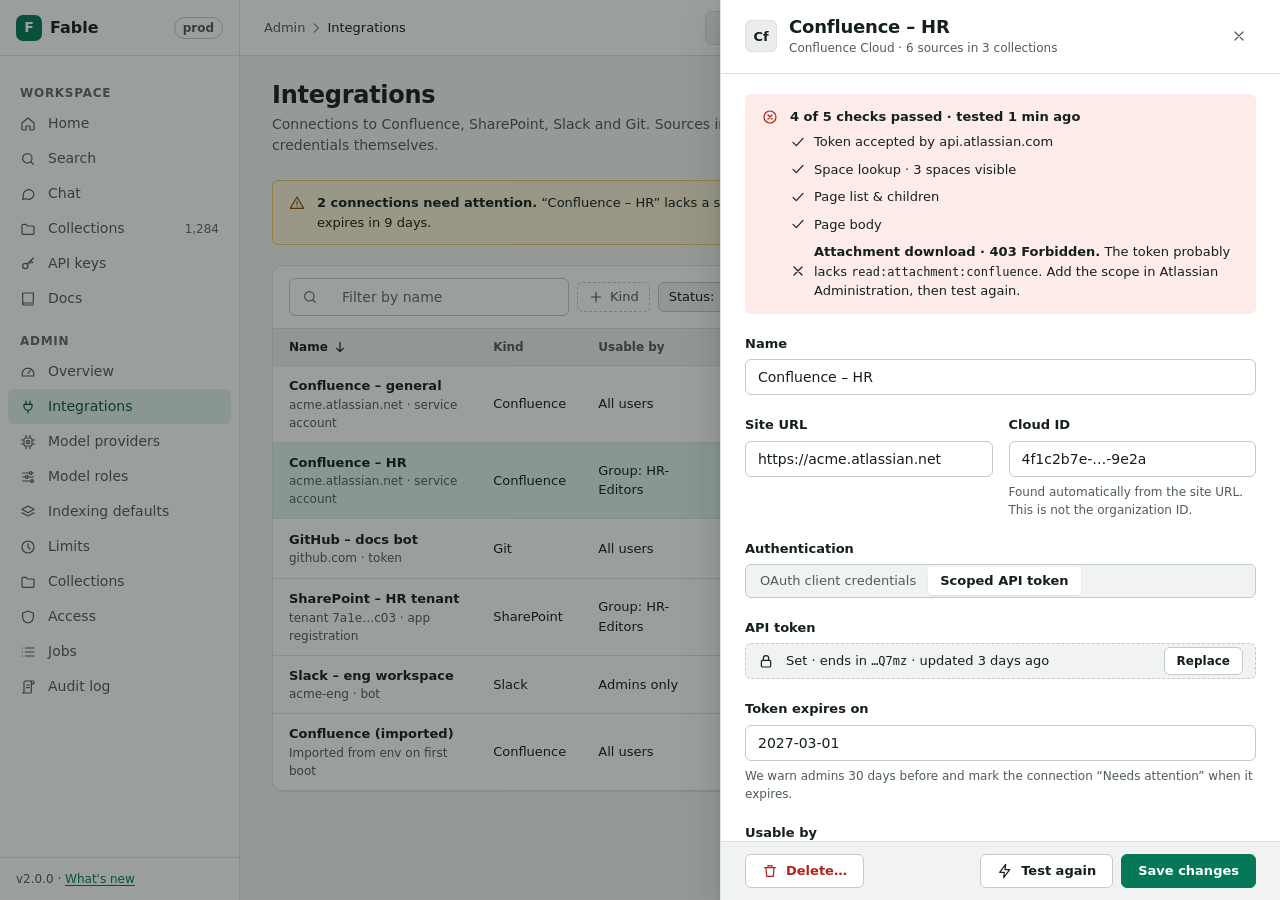
<file: docs/design/admin-integrations.html>
<!doctype html>
<html lang="en">
<head>
<meta charset="utf-8">
<meta name="viewport" content="width=device-width, initial-scale=1">
<title>Admin · Integrations · Fable (mockup)</title>
<link rel="stylesheet" href="assets/fable.css">
<script src="assets/shell.js"></script>
</head>
<body data-nav="a-integrations" data-crumbs="Admin|Integrations">
<main class="page">
  <div class="page-head">
    <div>
      <h1>Integrations</h1>
      <p class="lede">Connections to Confluence, SharePoint, Slack and Git. Sources in collections use these; they never hold credentials themselves.</p>
    </div>
    <div class="spacer"></div>
    <button class="btn btn-primary" type="button"><i data-icon="plus"></i>Add integration</button>
  </div>

  <div class="callout callout-warn" style="margin-bottom:var(--sp-5)" role="status">
    <i data-icon="alert"></i>
    <div><strong>2 connections need attention.</strong> “Confluence – HR” lacks a scope for attachments; “GitHub – docs bot” token expires in 9 days.</div>
    <div class="spacer"></div>
    <button class="btn btn-sm" type="button">Show only these</button>
  </div>

  <div class="table-wrap">
    <div class="toolbar">
      <div class="input-group search"><span class="addon"><i data-icon="search"></i></span><input class="input" aria-label="Filter connections" placeholder="Filter by name"></div>
      <button class="filter-btn" type="button"><i data-icon="plus"></i>Kind</button>
      <button class="filter-btn active" type="button">Status: <span class="val">Any</span></button>
      <div class="spacer"></div>
      <span class="small muted">6 connections</span>
    </div>
    <table class="data">
      <thead><tr>
        <th aria-sort="ascending"><span class="sort">Name <i data-icon="sortdown"></i></span></th>
        <th>Kind</th><th>Usable by</th><th class="right">Sources</th><th>Credential</th><th>Status</th><th class="actions"><span class="sr-only">Actions</span></th>
      </tr></thead>
      <tbody>
        <tr>
          <td><a class="cell-title" href="#">Confluence – general</a><div class="xs muted">acme.atlassian.net · service account</div></td>
          <td>Confluence</td><td>All users</td><td class="right num">142</td>
          <td class="small">OAuth client · no expiry</td>
          <td><span class="pill pill-ok"><i data-icon="check"></i>Healthy</span></td>
          <td class="actions"><button class="btn btn-ghost btn-sm btn-icon" aria-label="Actions"><i data-icon="more"></i></button></td>
        </tr>
        <tr class="selected">
          <td><a class="cell-title" href="#">Confluence – HR</a><div class="xs muted">acme.atlassian.net · service account</div></td>
          <td>Confluence</td><td>Group: HR-Editors</td><td class="right num">6</td>
          <td class="small">Scoped token · expires 2027-03-01</td>
          <td><span class="pill pill-danger"><i data-icon="error"></i>Needs attention</span></td>
          <td class="actions"><button class="btn btn-ghost btn-sm btn-icon" aria-label="Actions"><i data-icon="more"></i></button></td>
        </tr>
        <tr>
          <td><a class="cell-title" href="#">GitHub – docs bot</a><div class="xs muted">github.com · token</div></td>
          <td>Git</td><td>All users</td><td class="right num">23</td>
          <td class="small">Token · <strong style="color:var(--warn)">expires in 9 days</strong></td>
          <td><span class="pill pill-warn"><i data-icon="clock"></i>Expiring</span></td>
          <td class="actions"><button class="btn btn-ghost btn-sm btn-icon" aria-label="Actions"><i data-icon="more"></i></button></td>
        </tr>
        <tr>
          <td><a class="cell-title" href="#">SharePoint – HR tenant</a><div class="xs muted">tenant 7a1e…c03 · app registration</div></td>
          <td>SharePoint</td><td>Group: HR-Editors</td><td class="right num">4</td>
          <td class="small">Client secret · expires 2027-08-14</td>
          <td><span class="pill pill-ok"><i data-icon="check"></i>Healthy</span></td>
          <td class="actions"><button class="btn btn-ghost btn-sm btn-icon" aria-label="Actions"><i data-icon="more"></i></button></td>
        </tr>
        <tr>
          <td><a class="cell-title" href="#">Slack – eng workspace</a><div class="xs muted">acme-eng · bot</div></td>
          <td>Slack</td><td>Admins only</td><td class="right num">3</td>
          <td class="small">Bot token · no expiry</td>
          <td><span class="pill pill-ok"><i data-icon="check"></i>Healthy</span></td>
          <td class="actions"><button class="btn btn-ghost btn-sm btn-icon" aria-label="Actions"><i data-icon="more"></i></button></td>
        </tr>
        <tr>
          <td><a class="cell-title" href="#">Confluence (imported)</a><div class="xs muted">Imported from env on first boot</div></td>
          <td>Confluence</td><td>All users</td><td class="right num">11</td>
          <td class="small muted">No credential</td>
          <td><span class="pill pill-danger"><i data-icon="lock"></i>Credentials required</span></td>
          <td class="actions"><button class="btn btn-ghost btn-sm btn-icon" aria-label="Actions"><i data-icon="more"></i></button></td>
        </tr>
      </tbody>
    </table>
  </div>
</main>

<div class="scrim" aria-hidden="true"></div>
<aside class="drawer" role="dialog" aria-modal="true" aria-labelledby="drawer-title">
  <div class="drawer-head">
    <span class="logo">Cf</span>
    <div><h2 id="drawer-title" style="font-size:18px">Confluence – HR</h2><div class="xs muted">Confluence Cloud · 6 sources in 3 collections</div></div>
    <div class="spacer"></div>
    <button class="btn btn-ghost btn-icon" aria-label="Close"><i data-icon="x"></i></button>
  </div>
  <div class="drawer-body">
    <div class="callout callout-danger" role="alert">
      <i data-icon="error"></i>
      <div class="stack-3" style="gap:6px">
        <strong>4 of 5 checks passed · tested 1 min ago</strong>
        <ul class="steps-list">
          <li><i data-icon="check" style="color:var(--ok)"></i>Token accepted by api.atlassian.com</li>
          <li><i data-icon="check" style="color:var(--ok)"></i>Space lookup · 3 spaces visible</li>
          <li><i data-icon="check" style="color:var(--ok)"></i>Page list &amp; children</li>
          <li><i data-icon="check" style="color:var(--ok)"></i>Page body</li>
          <li><i data-icon="x" style="color:var(--danger)"></i><span><strong>Attachment download · 403 Forbidden.</strong> The token probably lacks <code>read:attachment:confluence</code>. Add the scope in Atlassian Administration, then test again.</span></li>
        </ul>
      </div>
    </div>

    <div class="field"><label class="label" for="i-name">Name</label><input class="input" id="i-name" value="Confluence – HR"></div>
    <div class="grid-2">
      <div class="field"><label class="label" for="i-site">Site URL</label><input class="input" id="i-site" value="https://acme.atlassian.net"></div>
      <div class="field"><label class="label" for="i-cloud">Cloud ID</label><input class="input mono" id="i-cloud" value="4f1c2b7e-…-9e2a"><span class="help">Found automatically from the site URL. This is not the organization ID.</span></div>
    </div>
    <div class="field">
      <span class="label">Authentication</span>
      <div class="segmented" role="group" aria-label="Authentication method"><button type="button" aria-pressed="false">OAuth client credentials</button><button type="button" aria-pressed="true">Scoped API token</button></div>
    </div>
    <div class="field">
      <span class="label">API token</span>
      <div class="secret"><i data-icon="lock"></i><span>Set · ends in <span class="mono">…Q7mz</span> · updated 3 days ago</span><span class="spacer"></span><button class="btn btn-sm" type="button">Replace</button></div>
    </div>
    <div class="field"><label class="label" for="i-exp">Token expires on</label><input class="input" id="i-exp" value="2027-03-01"><span class="help">We warn admins 30 days before and mark the connection “Needs attention” when it expires.</span></div>
    <div class="field">
      <label class="label" for="i-usable">Usable by</label>
      <div class="picker" id="i-usable"><span class="tag">HR-Editors<button aria-label="Remove HR-Editors"><i data-icon="x"></i></button></span><input class="input" aria-label="Add group" placeholder="Add Entra group…"></div>
      <span class="help">Only members can attach sources through this connection.</span>
    </div>
  </div>
  <div class="drawer-foot">
    <button class="btn btn-danger" type="button"><i data-icon="trash"></i>Delete…</button>
    <div class="spacer"></div>
    <button class="btn" type="button"><i data-icon="zap"></i>Test again</button>
    <button class="btn btn-primary" type="button">Save changes</button>
  </div>
</aside>
</body>
</html>
</file>
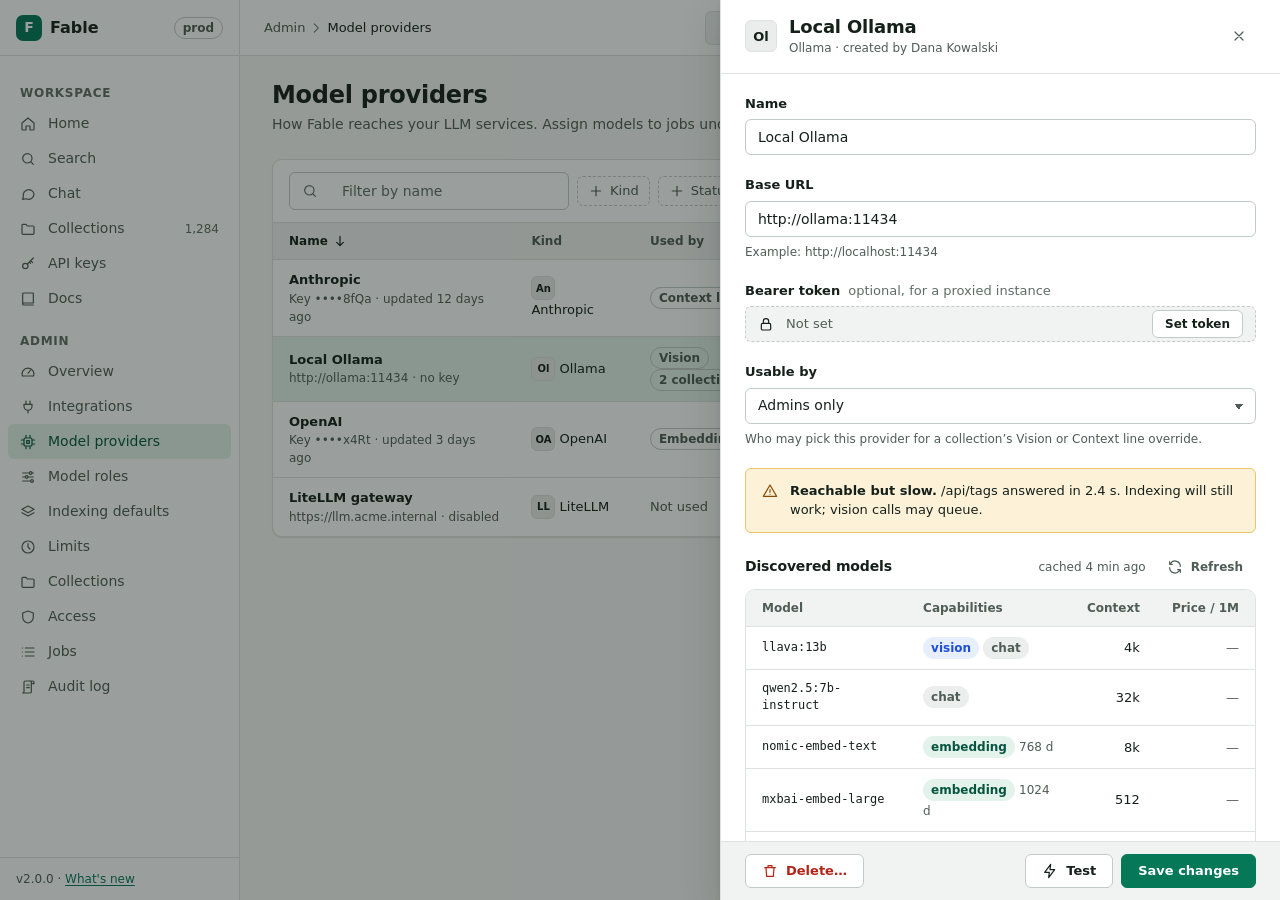
<file: docs/design/admin-model-providers.html>
<!doctype html>
<html lang="en">
<head>
<meta charset="utf-8">
<meta name="viewport" content="width=device-width, initial-scale=1">
<title>Admin · Model providers · Fable (mockup)</title>
<link rel="stylesheet" href="assets/fable.css">
<script src="assets/shell.js"></script>
</head>
<body data-nav="a-providers" data-crumbs="Admin|Model providers">
<main class="page">
  <div class="page-head">
    <div>
      <h1>Model providers</h1>
      <p class="lede">How Fable reaches your LLM services. Assign models to jobs under <a href="admin-model-roles.html">Model roles</a>.</p>
    </div>
    <div class="spacer"></div>
    <button class="btn btn-primary" type="button"><i data-icon="plus"></i>Add provider</button>
  </div>

  <div class="table-wrap">
    <div class="toolbar">
      <div class="input-group search"><span class="addon"><i data-icon="search"></i></span><input class="input" aria-label="Filter providers" placeholder="Filter by name"></div>
      <button class="filter-btn" type="button"><i data-icon="plus"></i>Kind</button>
      <button class="filter-btn" type="button"><i data-icon="plus"></i>Status</button>
      <div class="spacer"></div>
      <span class="small muted">4 providers</span>
    </div>
    <table class="data">
      <thead><tr>
        <th aria-sort="ascending"><span class="sort">Name <i data-icon="sortdown"></i></span></th>
        <th>Kind</th><th>Used by</th><th>Models</th><th>Last test</th><th class="right">Calls · 7 d</th><th class="actions"><span class="sr-only">Actions</span></th>
      </tr></thead>
      <tbody>
        <tr>
          <td><a class="cell-title" href="#">Anthropic</a><div class="xs muted">Key ••••8fQa · updated 12 days ago</div></td>
          <td><span class="logo" style="width:24px;height:24px;font-size:10px;display:inline-grid;vertical-align:middle">An</span> Anthropic</td>
          <td><span class="pill pill-outline">Context line</span></td>
          <td class="num">9</td>
          <td><span class="pill pill-ok"><i data-icon="check"></i>OK · 2 h ago</span></td>
          <td class="right num">214,880</td>
          <td class="actions"><button class="btn btn-ghost btn-sm btn-icon" aria-label="Actions for Anthropic"><i data-icon="more"></i></button></td>
        </tr>
        <tr class="selected">
          <td><a class="cell-title" href="#">Local Ollama</a><div class="xs muted">http://ollama:11434 · no key</div></td>
          <td><span class="logo" style="width:24px;height:24px;font-size:10px;display:inline-grid;vertical-align:middle">Ol</span> Ollama</td>
          <td><span class="pill pill-outline">Vision</span> <span class="pill pill-outline">2 collections</span></td>
          <td class="num">6</td>
          <td><span class="pill pill-warn"><i data-icon="alert"></i>Slow · 2.4 s</span></td>
          <td class="right num">8,310</td>
          <td class="actions"><button class="btn btn-ghost btn-sm btn-icon" aria-label="Actions for Local Ollama"><i data-icon="more"></i></button></td>
        </tr>
        <tr>
          <td><a class="cell-title" href="#">OpenAI</a><div class="xs muted">Key ••••x4Rt · updated 3 days ago</div></td>
          <td><span class="logo" style="width:24px;height:24px;font-size:10px;display:inline-grid;vertical-align:middle">OA</span> OpenAI</td>
          <td><span class="pill pill-outline">Embedding</span> <span class="pill pill-outline">Chat</span></td>
          <td class="num">87</td>
          <td><span class="pill pill-ok"><i data-icon="check"></i>OK · 5 min ago</span></td>
          <td class="right num">1,902,117</td>
          <td class="actions"><button class="btn btn-ghost btn-sm btn-icon" aria-label="Actions for OpenAI"><i data-icon="more"></i></button></td>
        </tr>
        <tr>
          <td><a class="cell-title" href="#">LiteLLM gateway</a><div class="xs muted">https://llm.acme.internal · disabled</div></td>
          <td><span class="logo" style="width:24px;height:24px;font-size:10px;display:inline-grid;vertical-align:middle">LL</span> LiteLLM</td>
          <td class="muted">Not used</td>
          <td class="num">—</td>
          <td><span class="pill pill-danger"><i data-icon="error"></i>401 Unauthorized</span></td>
          <td class="right num">0</td>
          <td class="actions"><button class="btn btn-ghost btn-sm btn-icon" aria-label="Actions for LiteLLM gateway"><i data-icon="more"></i></button></td>
        </tr>
      </tbody>
    </table>
  </div>
</main>

<div class="scrim" aria-hidden="true"></div>
<aside class="drawer" role="dialog" aria-modal="true" aria-labelledby="drawer-title">
  <div class="drawer-head">
    <span class="logo">Ol</span>
    <div><h2 id="drawer-title" style="font-size:18px">Local Ollama</h2><div class="xs muted">Ollama · created by Dana Kowalski</div></div>
    <div class="spacer"></div>
    <button class="btn btn-ghost btn-icon" aria-label="Close"><i data-icon="x"></i></button>
  </div>
  <div class="drawer-body">
    <div class="field"><label class="label" for="d-name">Name</label><input class="input" id="d-name" value="Local Ollama"></div>
    <div class="field"><label class="label" for="d-url">Base URL</label><input class="input mono" id="d-url" value="http://ollama:11434"><span class="help">Example: http://localhost:11434</span></div>
    <div class="field">
      <span class="label">Bearer token <span class="opt">optional, for a proxied instance</span></span>
      <div class="secret"><i data-icon="lock"></i><span class="muted">Not set</span><span class="spacer"></span><button class="btn btn-sm" type="button">Set token</button></div>
    </div>
    <div class="field">
      <label class="label" for="d-usable">Usable by</label>
      <select class="select" id="d-usable"><option>Admins only</option></select>
      <span class="help">Who may pick this provider for a collection’s Vision or Context line override.</span>
    </div>

    <div class="callout callout-warn" role="status">
      <i data-icon="alert"></i>
      <div><strong>Reachable but slow.</strong> /api/tags answered in 2.4 s. Indexing will still work; vision calls may queue.</div>
    </div>

    <div>
      <div class="row" style="margin-bottom:var(--sp-2)"><h3 style="font-size:14px">Discovered models</h3><span class="spacer"></span><span class="xs muted">cached 4 min ago</span><button class="btn btn-sm btn-ghost" type="button"><i data-icon="refresh"></i>Refresh</button></div>
      <div class="table-wrap" style="box-shadow:none">
        <table class="data">
          <thead><tr><th>Model</th><th>Capabilities</th><th class="right">Context</th><th class="right">Price / 1M</th></tr></thead>
          <tbody>
            <tr><td class="mono">llava:13b</td><td><span class="pill pill-info">vision</span> <span class="pill">chat</span></td><td class="right num">4k</td><td class="right muted">—</td></tr>
            <tr><td class="mono">qwen2.5:7b-instruct</td><td><span class="pill">chat</span></td><td class="right num">32k</td><td class="right muted">—</td></tr>
            <tr><td class="mono">nomic-embed-text</td><td><span class="pill pill-ok">embedding</span> <span class="xs muted">768 d</span></td><td class="right num">8k</td><td class="right muted">—</td></tr>
            <tr><td class="mono">mxbai-embed-large</td><td><span class="pill pill-ok">embedding</span> <span class="xs muted">1024 d</span></td><td class="right num">512</td><td class="right muted">—</td></tr>
            <tr><td class="mono">llama3.2-vision</td><td><span class="pill pill-info">vision</span> <span class="pill">chat</span></td><td class="right num">128k</td><td class="right muted">—</td></tr>
            <tr><td class="mono">phi4-mini</td><td><span class="pill pill-outline">unknown</span></td><td class="right muted">—</td><td class="right muted">—</td></tr>
          </tbody>
        </table>
      </div>
      <button class="btn btn-sm btn-ghost" type="button" style="margin-top:var(--sp-2)"><i data-icon="plus"></i>Add a model manually</button>
    </div>

    <div>
      <h3 style="font-size:14px;margin-bottom:var(--sp-2)">Used by</h3>
      <ul class="steps-list">
        <li><i data-icon="sliders"></i>Vision role (platform default)</li>
        <li><i data-icon="folder"></i><a href="#">Design system</a> · Vision override</li>
        <li><i data-icon="folder"></i><a href="#">Hardware specs</a> · Vision override</li>
      </ul>
    </div>
  </div>
  <div class="drawer-foot">
    <button class="btn btn-danger" type="button"><i data-icon="trash"></i>Delete…</button>
    <div class="spacer"></div>
    <button class="btn" type="button"><i data-icon="zap"></i>Test</button>
    <button class="btn btn-primary" type="button">Save changes</button>
  </div>
</aside>
</body>
</html>
</file>
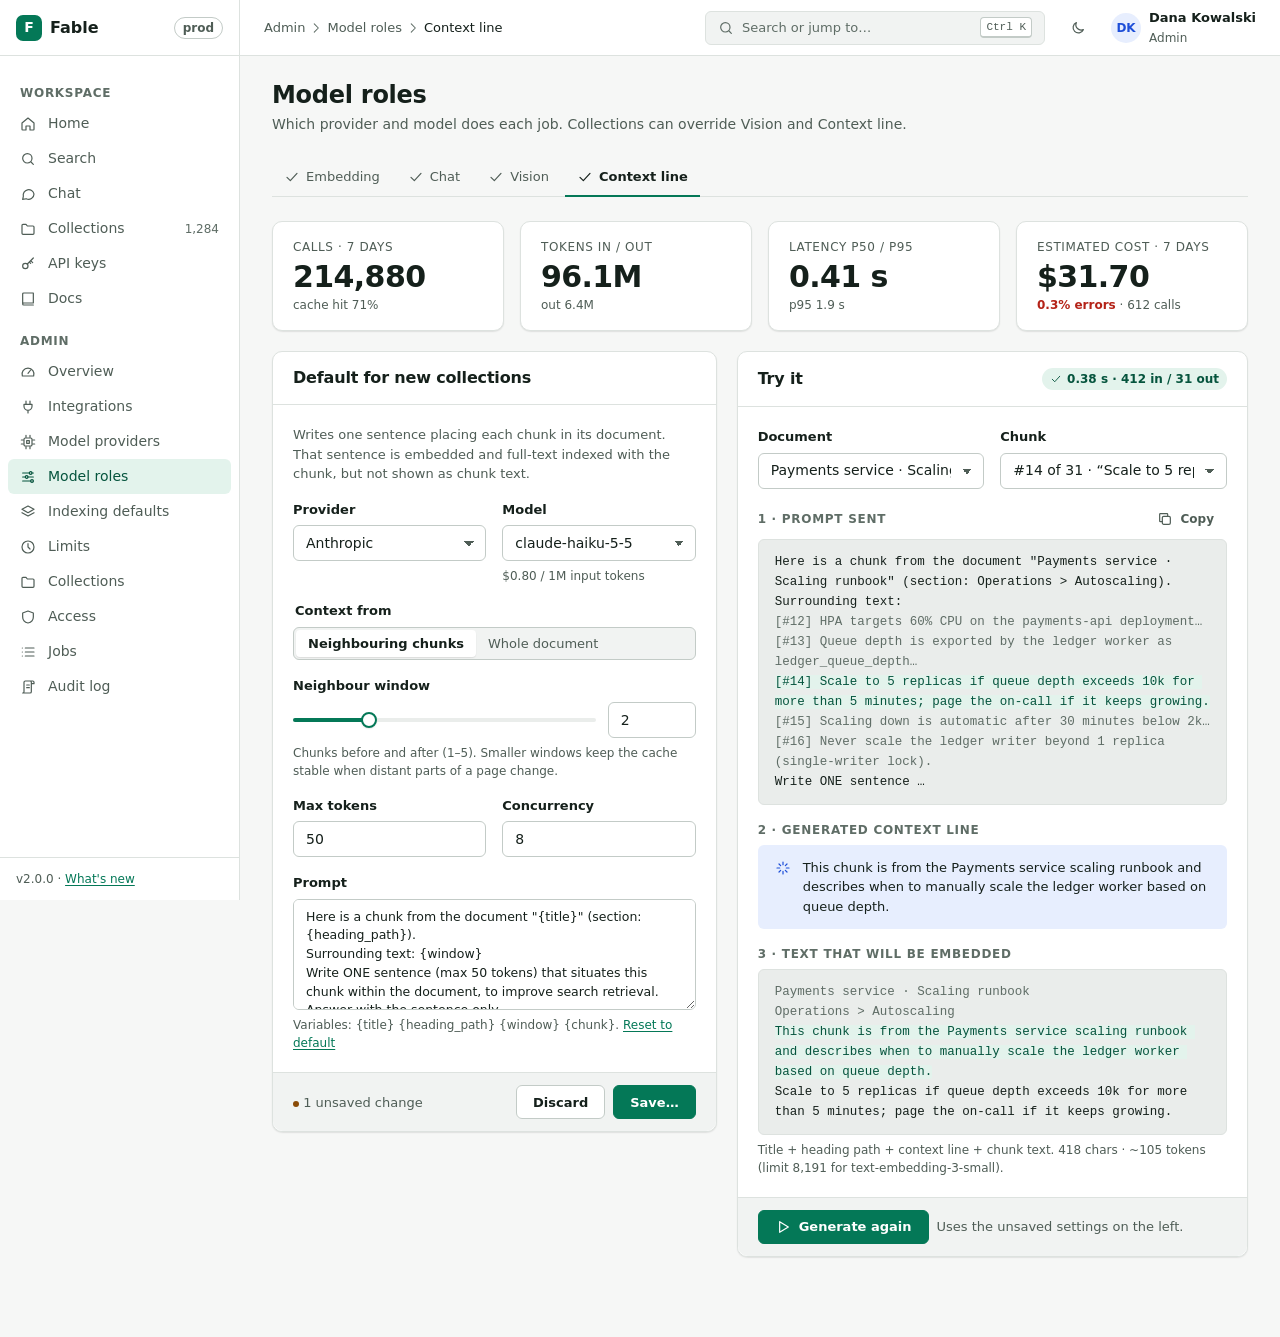
<file: docs/design/admin-model-roles.html>
<!doctype html>
<html lang="en">
<head>
<meta charset="utf-8">
<meta name="viewport" content="width=device-width, initial-scale=1">
<title>Admin · Model roles · Fable (mockup)</title>
<link rel="stylesheet" href="assets/fable.css">
<script src="assets/shell.js"></script>
<style>
  .roles-layout { display: grid; grid-template-columns: minmax(0, 1fr) minmax(0, 1.15fr); gap: var(--sp-5); align-items: start; }
</style>
</head>
<body data-nav="a-roles" data-crumbs="Admin|Model roles|Context line">
<main class="page">
  <div class="page-head">
    <div>
      <h1>Model roles</h1>
      <p class="lede">Which provider and model does each job. Collections can override Vision and Context line.</p>
    </div>
  </div>

  <nav class="tabs" role="tablist" aria-label="Roles">
    <a href="#" role="tab" aria-selected="false"><i data-icon="check" style="color:var(--ok)"></i>Embedding</a>
    <a href="#" role="tab" aria-selected="false"><i data-icon="check" style="color:var(--ok)"></i>Chat</a>
    <a href="#" role="tab" aria-selected="false"><i data-icon="check" style="color:var(--ok)"></i>Vision</a>
    <a href="#" role="tab" aria-selected="true"><i data-icon="check" style="color:var(--ok)"></i>Context line</a>
  </nav>

  <div class="grid-4" style="margin-bottom:var(--sp-5)">
    <div class="card metric"><div class="label">Calls · 7 days</div><div class="value">214,880</div><div class="sub">cache hit 71%</div></div>
    <div class="card metric"><div class="label">Tokens in / out</div><div class="value">96.1M</div><div class="sub">out 6.4M</div></div>
    <div class="card metric"><div class="label">Latency p50 / p95</div><div class="value">0.41 s</div><div class="sub">p95 1.9 s</div></div>
    <div class="card metric"><div class="label">Estimated cost · 7 days</div><div class="value">$31.70</div><div class="sub"><span class="delta-down">0.3% errors</span> · 612 calls</div></div>
  </div>

  <div class="roles-layout">
    <section class="card" aria-labelledby="cfg">
      <div class="card-head"><h2 id="cfg" style="font-size:16px">Default for new collections</h2></div>
      <div class="card-body stack-4">
        <p class="small muted">Writes one sentence placing each chunk in its document. That sentence is embedded and full-text indexed with the chunk, but not shown as chunk text.</p>
        <div class="grid-2">
          <div class="field"><label class="label" for="r-prov">Provider</label><select class="select" id="r-prov"><option>Anthropic</option></select></div>
          <div class="field"><label class="label" for="r-model">Model</label><select class="select" id="r-model"><option>claude-haiku-5-5</option></select><span class="help">$0.80 / 1M input tokens</span></div>
        </div>
        <fieldset class="field" style="border:0;padding:0;margin:0">
          <legend class="label" style="margin-bottom:6px">Context from</legend>
          <div class="segmented" role="group" aria-label="Context scope"><button type="button" aria-pressed="true">Neighbouring chunks</button><button type="button" aria-pressed="false">Whole document</button></div>
        </fieldset>
        <div class="field">
          <label class="label" for="r-win">Neighbour window</label>
          <div class="slider"><div class="rail"><div class="fill" style="width:25%"></div><div class="thumb" style="left:25%"></div></div><input class="input num" id="r-win" value="2"></div>
          <span class="help">Chunks before and after (1–5). Smaller windows keep the cache stable when distant parts of a page change.</span>
        </div>
        <div class="grid-2">
          <div class="field"><label class="label" for="r-max">Max tokens</label><input class="input num" id="r-max" value="50"></div>
          <div class="field"><label class="label" for="r-conc">Concurrency</label><input class="input num" id="r-conc" value="8"></div>
        </div>
        <div class="field">
          <label class="label" for="r-prompt">Prompt</label>
          <textarea class="textarea mono" id="r-prompt" rows="5" style="font-size:12.5px">Here is a chunk from the document "{title}" (section: {heading_path}).
Surrounding text: {window}
Write ONE sentence (max 50 tokens) that situates this chunk within the document, to improve search retrieval. Answer with the sentence only.</textarea>
          <span class="help">Variables: {title} {heading_path} {window} {chunk}. <a href="#">Reset to default</a></span>
        </div>
      </div>
      <div class="card-foot">
        <span class="small muted"><span class="changed-dot"></span> 1 unsaved change</span>
        <div class="spacer"></div>
        <button class="btn" type="button">Discard</button>
        <button class="btn btn-primary" type="button">Save…</button>
      </div>
    </section>

    <section class="card" aria-labelledby="try">
      <div class="card-head">
        <h2 id="try" style="font-size:16px">Try it</h2>
        <div class="spacer"></div>
        <span class="pill pill-ok"><i data-icon="check"></i>0.38 s · 412 in / 31 out</span>
      </div>
      <div class="card-body stack-4">
        <div class="grid-2">
          <div class="field"><label class="label" for="t-doc">Document</label><select class="select" id="t-doc"><option>Payments service · Scaling runbook</option></select></div>
          <div class="field"><label class="label" for="t-chunk">Chunk</label><select class="select" id="t-chunk"><option>#14 of 31 · “Scale to 5 replicas…”</option></select></div>
        </div>
        <div>
          <div class="row" style="margin-bottom:6px"><span class="section-title">1 · Prompt sent</span><span class="spacer"></span><button class="btn btn-ghost btn-sm" type="button"><i data-icon="copy"></i>Copy</button></div>
<pre class="codeblock">Here is a chunk from the document "Payments service · Scaling runbook" (section: Operations &gt; Autoscaling).
Surrounding text:
<span class="dim">[#12] HPA targets 60% CPU on the payments-api deployment…
[#13] Queue depth is exported by the ledger worker as ledger_queue_depth…</span>
<span class="hl">[#14] Scale to 5 replicas if queue depth exceeds 10k for more than 5 minutes; page the on-call if it keeps growing.</span>
<span class="dim">[#15] Scaling down is automatic after 30 minutes below 2k…
[#16] Never scale the ledger writer beyond 1 replica (single-writer lock).</span>
Write ONE sentence …</pre>
        </div>
        <div>
          <div class="section-title" style="margin-bottom:6px">2 · Generated context line</div>
          <div class="callout callout-info"><i data-icon="sparkle"></i><div>This chunk is from the Payments service scaling runbook and describes when to manually scale the ledger worker based on queue depth.</div></div>
        </div>
        <div>
          <div class="section-title" style="margin-bottom:6px">3 · Text that will be embedded</div>
<pre class="codeblock"><span class="dim">Payments service · Scaling runbook
Operations &gt; Autoscaling</span>
<span class="hl">This chunk is from the Payments service scaling runbook and describes when to manually scale the ledger worker based on queue depth.</span>
Scale to 5 replicas if queue depth exceeds 10k for more than 5 minutes; page the on-call if it keeps growing.</pre>
          <p class="help" style="margin-top:6px">Title + heading path + context line + chunk text. 418 chars · ~105 tokens (limit 8,191 for text-embedding-3-small).</p>
        </div>
      </div>
      <div class="card-foot"><button class="btn btn-primary" type="button"><i data-icon="play"></i>Generate again</button><span class="small muted">Uses the unsaved settings on the left.</span></div>
    </section>
  </div>
</main>
</body>
</html>
</file>
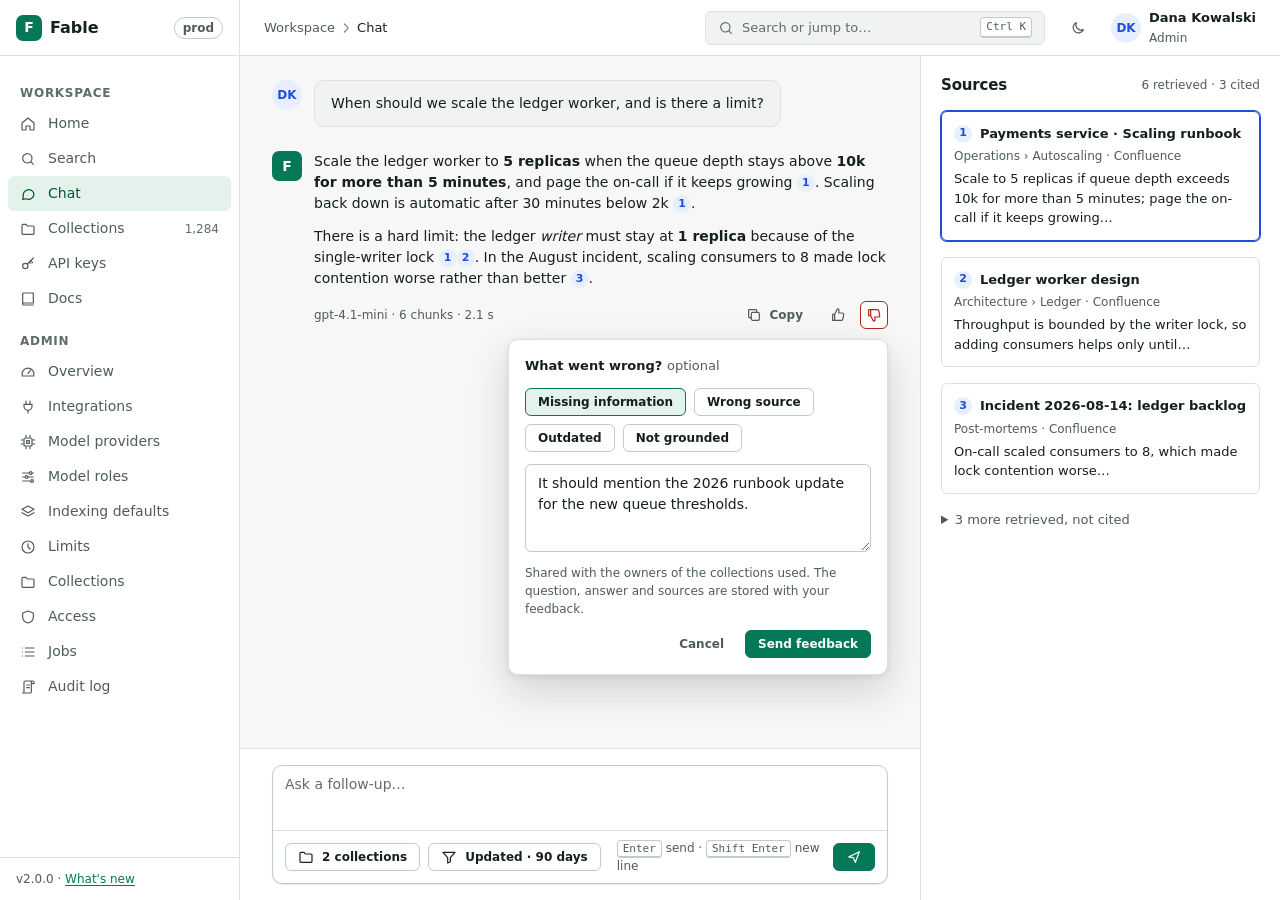
<file: docs/design/chat.html>
<!doctype html>
<html lang="en">
<head>
<meta charset="utf-8">
<meta name="viewport" content="width=device-width, initial-scale=1">
<title>Chat · Fable (mockup)</title>
<link rel="stylesheet" href="assets/fable.css">
<script src="assets/shell.js"></script>
<style>
  main.page { padding: 0; max-width: none; }
  .fb-pop { position: relative; }
  .fb-pop .popover { top: 38px; left: 0; width: 380px; padding: var(--sp-4); }
</style>
</head>
<body data-nav="chat" data-crumbs="Workspace|Chat">
<main class="page">
  <div class="chat">
    <section class="chat-thread" aria-label="Conversation">
      <div class="chat-scroll" aria-live="polite">
        <div class="msg msg-user">
          <span class="avatar" aria-hidden="true">DK</span>
          <div class="msg-body"><div class="bubble">When should we scale the ledger worker, and is there a limit?</div></div>
        </div>

        <div class="msg">
          <span class="brand-mark" aria-hidden="true" style="width:30px;height:30px">F</span>
          <div class="msg-body">
            <div class="answer">
              <p>Scale the ledger worker to <strong>5 replicas</strong> when the queue depth stays above <strong>10k for more than 5 minutes</strong>, and page the on-call if it keeps growing <a class="cite" href="#c1" aria-label="Source 1">1</a>. Scaling back down is automatic after 30 minutes below 2k <a class="cite" href="#c1" aria-label="Source 1">1</a>.</p>
              <p>There is a hard limit: the ledger <em>writer</em> must stay at <strong>1 replica</strong> because of the single-writer lock <a class="cite" href="#c1" aria-label="Source 1">1</a><a class="cite" href="#c2" aria-label="Source 2">2</a>. In the August incident, scaling consumers to 8 made lock contention worse rather than better <a class="cite" href="#c3" aria-label="Source 3">3</a>.</p>
            </div>
            <div class="row" style="margin-top:var(--sp-1)">
              <span class="xs muted">gpt-4.1-mini · 6 chunks · 2.1 s</span>
              <span class="spacer"></span>
              <button class="btn btn-ghost btn-sm" type="button"><i data-icon="copy"></i>Copy</button>
              <button class="btn btn-ghost btn-sm btn-icon" type="button" aria-label="Good answer" aria-pressed="false"><i data-icon="thumbup"></i></button>
              <div class="fb-pop">
                <button class="btn btn-sm btn-icon" type="button" aria-label="Bad answer" aria-pressed="true" style="color:var(--danger);border-color:var(--danger)"><i data-icon="thumbdown"></i></button>
                <div class="popover stack-3" role="dialog" aria-label="Tell us what went wrong" style="left:auto;right:0">
                  <strong class="small">What went wrong? <span class="muted" style="font-weight:400">optional</span></strong>
                  <div class="row wrap">
                    <button class="btn btn-sm" type="button" aria-pressed="true" style="border-color:var(--accent);background:var(--accent-soft)">Missing information</button>
                    <button class="btn btn-sm" type="button">Wrong source</button>
                    <button class="btn btn-sm" type="button">Outdated</button>
                    <button class="btn btn-sm" type="button">Not grounded</button>
                  </div>
                  <textarea class="textarea" rows="2" aria-label="Comment">It should mention the 2026 runbook update for the new queue thresholds.</textarea>
                  <p class="xs muted">Shared with the owners of the collections used. The question, answer and sources are stored with your feedback.</p>
                  <div class="row"><div class="spacer"></div><button class="btn btn-sm btn-ghost" type="button">Cancel</button><button class="btn btn-sm btn-primary" type="button">Send feedback</button></div>
                </div>
              </div>
            </div>
          </div>
        </div>
      </div>

      <div class="composer">
        <div class="composer-box">
          <textarea class="textarea" aria-label="Message" placeholder="Ask a follow-up…"></textarea>
          <div class="row" style="padding:var(--sp-2) var(--sp-3);border-top:1px solid var(--border)">
            <button class="btn btn-sm" type="button"><i data-icon="folder"></i>2 collections</button>
            <button class="btn btn-sm" type="button"><i data-icon="filter"></i>Updated · 90 days</button>
            <span class="spacer"></span>
            <span class="xs muted"><span class="kbd">Enter</span> send · <span class="kbd">Shift Enter</span> new line</span>
            <button class="btn btn-primary btn-sm" type="button" aria-label="Send"><i data-icon="send"></i></button>
          </div>
        </div>
      </div>
    </section>

    <aside class="chat-side" aria-labelledby="src-title">
      <div class="row"><h2 id="src-title" style="font-size:15px">Sources</h2><span class="spacer"></span><span class="xs muted">6 retrieved · 3 cited</span></div>
      <div class="source-card active" id="c1">
        <div class="row"><span class="cite">1</span><a class="cell-title" href="#">Payments service · Scaling runbook</a></div>
        <div class="xs muted">Operations › Autoscaling · Confluence</div>
        <p class="small">Scale to 5 replicas if queue depth exceeds 10k for more than 5 minutes; page the on-call if it keeps growing…</p>
      </div>
      <div class="source-card" id="c2">
        <div class="row"><span class="cite">2</span><a class="cell-title" href="#">Ledger worker design</a></div>
        <div class="xs muted">Architecture › Ledger · Confluence</div>
        <p class="small">Throughput is bounded by the writer lock, so adding consumers helps only until…</p>
      </div>
      <div class="source-card" id="c3">
        <div class="row"><span class="cite">3</span><a class="cell-title" href="#">Incident 2026-08-14: ledger backlog</a></div>
        <div class="xs muted">Post-mortems · Confluence</div>
        <p class="small">On-call scaled consumers to 8, which made lock contention worse…</p>
      </div>
      <details class="small"><summary style="cursor:pointer" class="muted">3 more retrieved, not cited</summary><ul class="steps-list" style="margin-top:var(--sp-2)"><li>PagerDuty setup</li><li>Queue metrics dashboard</li><li>ADR-041: ledger partitioning</li></ul></details>
    </aside>
  </div>
</main>
</body>
</html>
</file>
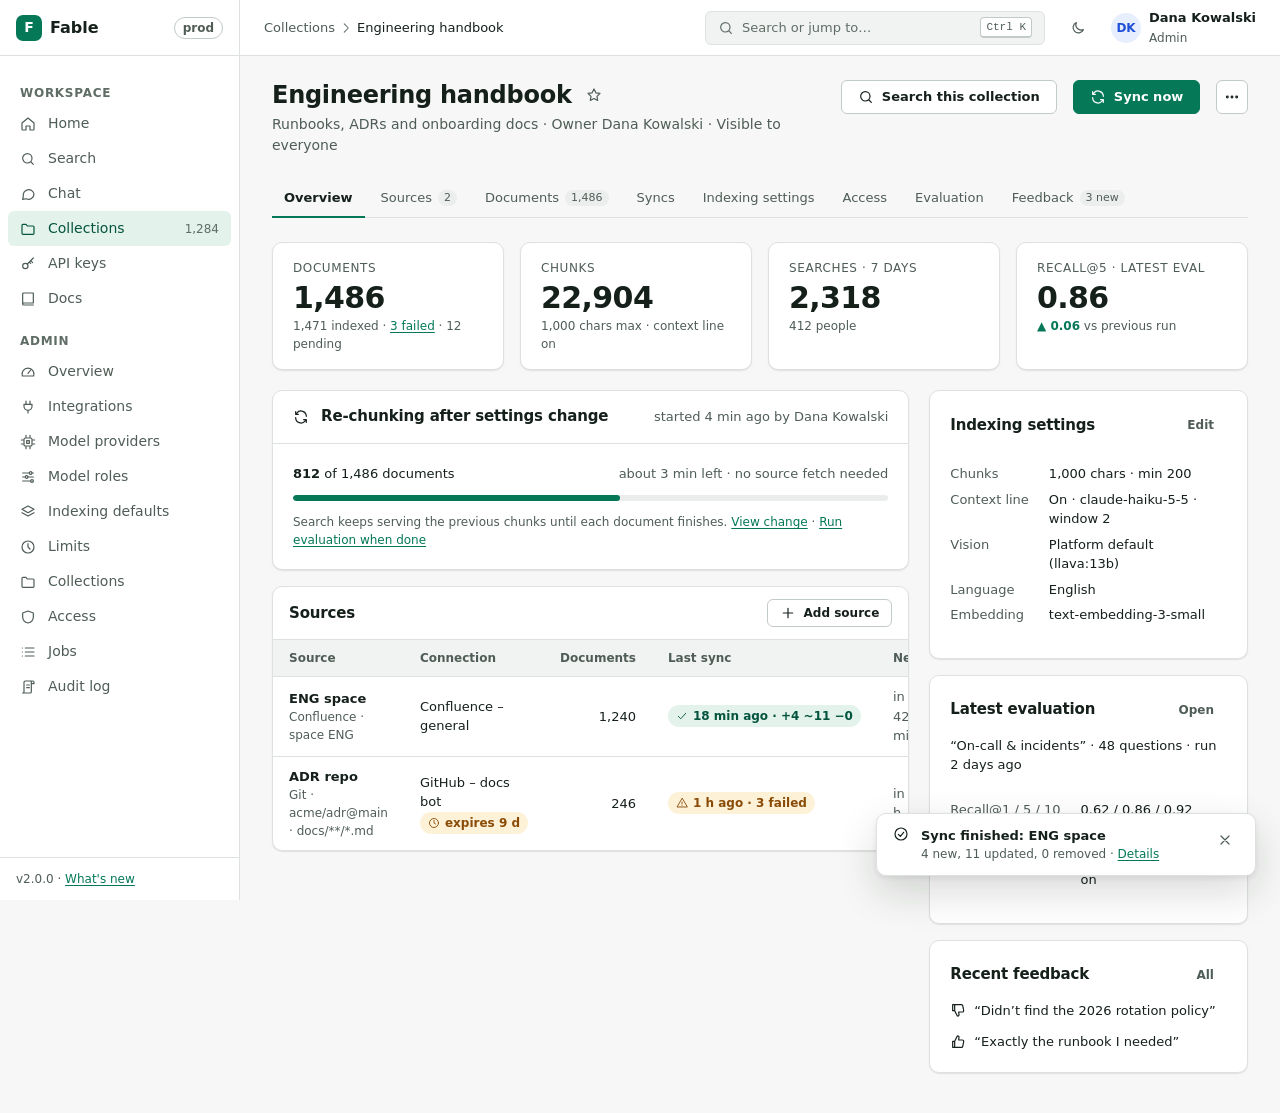
<file: docs/design/collection-detail.html>
<!doctype html>
<html lang="en">
<head>
<meta charset="utf-8">
<meta name="viewport" content="width=device-width, initial-scale=1">
<title>Engineering handbook · Collection · Fable (mockup)</title>
<link rel="stylesheet" href="assets/fable.css">
<script src="assets/shell.js"></script>
<style>
  .overview { display: grid; grid-template-columns: minmax(0, 2fr) minmax(0, 1fr); gap: var(--sp-5); align-items: start; }
</style>
</head>
<body data-nav="collections" data-crumbs="Collections|Engineering handbook">
<main class="page">
  <div class="page-head">
    <div>
      <div class="row"><h1>Engineering handbook</h1><button class="btn btn-ghost btn-sm btn-icon" aria-label="Remove from favourites" aria-pressed="true"><i data-icon="star" style="color:var(--warn);fill:currentColor"></i></button></div>
      <p class="lede">Runbooks, ADRs and onboarding docs · Owner Dana Kowalski · Visible to everyone</p>
    </div>
    <div class="spacer"></div>
    <a class="btn" href="search.html"><i data-icon="search"></i>Search this collection</a>
    <button class="btn btn-primary" type="button"><i data-icon="refresh"></i>Sync now</button>
    <button class="btn btn-icon" aria-label="More actions"><i data-icon="more"></i></button>
  </div>

  <nav class="tabs" role="tablist" aria-label="Collection sections">
    <a href="#" role="tab" aria-selected="true">Overview</a>
    <a href="source-confluence.html" role="tab" aria-selected="false">Sources <span class="count">2</span></a>
    <a href="#" role="tab" aria-selected="false">Documents <span class="count">1,486</span></a>
    <a href="#" role="tab" aria-selected="false">Syncs</a>
    <a href="indexing-settings.html" role="tab" aria-selected="false">Indexing settings</a>
    <a href="#" role="tab" aria-selected="false">Access</a>
    <a href="evaluation.html" role="tab" aria-selected="false">Evaluation</a>
    <a href="#" role="tab" aria-selected="false">Feedback <span class="count">3 new</span></a>
  </nav>

  <div class="grid-4" style="margin-bottom:var(--sp-5)">
    <div class="card metric"><div class="label">Documents</div><div class="value">1,486</div><div class="sub">1,471 indexed · <a href="#">3 failed</a> · 12 pending</div></div>
    <div class="card metric"><div class="label">Chunks</div><div class="value">22,904</div><div class="sub">1,000 chars max · context line on</div></div>
    <div class="card metric"><div class="label">Searches · 7 days</div><div class="value">2,318</div><div class="sub">412 people</div></div>
    <div class="card metric"><div class="label">Recall@5 · latest eval</div><div class="value">0.86</div><div class="sub"><span class="delta-up">▲ 0.06</span> vs previous run</div></div>
  </div>

  <div class="overview">
    <div class="stack-4">
      <section class="card" aria-labelledby="rb" aria-live="polite">
        <div class="card-head"><i data-icon="refresh" class="spin" style="color:var(--accent)"></i><h2 id="rb" style="font-size:15px">Re-chunking after settings change</h2><div class="spacer"></div><span class="small muted">started 4 min ago by Dana Kowalski</span></div>
        <div class="card-body stack-3">
          <div class="row small"><span class="num"><strong>812</strong> of 1,486 documents</span><span class="spacer"></span><span class="muted">about 3 min left · no source fetch needed</span></div>
          <div class="progress" role="progressbar" aria-label="Re-chunk progress" aria-valuemin="0" aria-valuemax="1486" aria-valuenow="812"><span style="width:55%"></span></div>
          <p class="xs muted">Search keeps serving the previous chunks until each document finishes. <a href="indexing-settings.html">View change</a> · <a href="evaluation.html">Run evaluation when done</a></p>
        </div>
      </section>

      <section class="table-wrap" aria-labelledby="src">
        <div class="toolbar"><h2 id="src" style="font-size:15px">Sources</h2><div class="spacer"></div><a class="btn btn-sm" href="source-confluence.html"><i data-icon="plus"></i>Add source</a></div>
        <table class="data">
          <thead><tr><th>Source</th><th>Connection</th><th class="right">Documents</th><th>Last sync</th><th>Next</th></tr></thead>
          <tbody>
            <tr><td><a class="cell-title" href="#">ENG space</a><div class="xs muted">Confluence · space ENG</div></td><td class="small">Confluence – general</td><td class="right num">1,240</td><td><span class="pill pill-ok"><i data-icon="check"></i>18 min ago · +4 ~11 −0</span></td><td class="small muted">in 42 min</td></tr>
            <tr><td><a class="cell-title" href="#">ADR repo</a><div class="xs muted">Git · acme/adr@main · docs/**/*.md</div></td><td class="small">GitHub – docs bot <span class="pill pill-warn"><i data-icon="clock"></i>expires 9 d</span></td><td class="right num">246</td><td><span class="pill pill-warn"><i data-icon="alert"></i>1 h ago · 3 failed</span></td><td class="small muted">in 5 h</td></tr>
          </tbody>
        </table>
      </section>
    </div>

    <div class="stack-4">
      <section class="card card-pad stack-3" aria-labelledby="set">
        <div class="row"><h2 id="set" style="font-size:15px">Indexing settings</h2><div class="spacer"></div><a class="btn btn-sm btn-ghost" href="indexing-settings.html">Edit</a></div>
        <dl class="kv">
          <dt>Chunks</dt><dd>1,000 chars · min 200</dd>
          <dt>Context line</dt><dd>On · claude-haiku-5-5 · window 2</dd>
          <dt>Vision</dt><dd>Platform default (llava:13b)</dd>
          <dt>Language</dt><dd>English</dd>
          <dt>Embedding</dt><dd>text-embedding-3-small</dd>
        </dl>
      </section>
      <section class="card card-pad stack-3" aria-labelledby="ev">
        <div class="row"><h2 id="ev" style="font-size:15px">Latest evaluation</h2><div class="spacer"></div><a class="btn btn-sm btn-ghost" href="evaluation.html">Open</a></div>
        <p class="small">“On-call &amp; incidents” · 48 questions · run 2 days ago</p>
        <dl class="kv"><dt>Recall@1 / 5 / 10</dt><dd class="num">0.62 / 0.86 / 0.92</dd><dt>MRR</dt><dd class="num">0.71</dd><dt>Settings</dt><dd>1,000 chars · context on</dd></dl>
      </section>
      <section class="card card-pad stack-3" aria-labelledby="fb">
        <div class="row"><h2 id="fb" style="font-size:15px">Recent feedback</h2><div class="spacer"></div><a class="btn btn-sm btn-ghost" href="#">All</a></div>
        <div class="row small"><i data-icon="thumbdown" style="color:var(--danger)"></i><span>“Didn’t find the 2026 rotation policy”</span></div>
        <div class="row small"><i data-icon="thumbup" style="color:var(--ok)"></i><span>“Exactly the runbook I needed”</span></div>
      </section>
    </div>
  </div>
</main>
<div class="toast" role="status"><i data-icon="okc" style="color:var(--ok)"></i><div><strong>Sync finished: ENG space</strong><div class="xs muted">4 new, 11 updated, 0 removed · <a href="#">Details</a></div></div><div class="spacer"></div><button class="btn btn-ghost btn-sm btn-icon" aria-label="Dismiss"><i data-icon="x"></i></button></div>
</body>
</html>
</file>
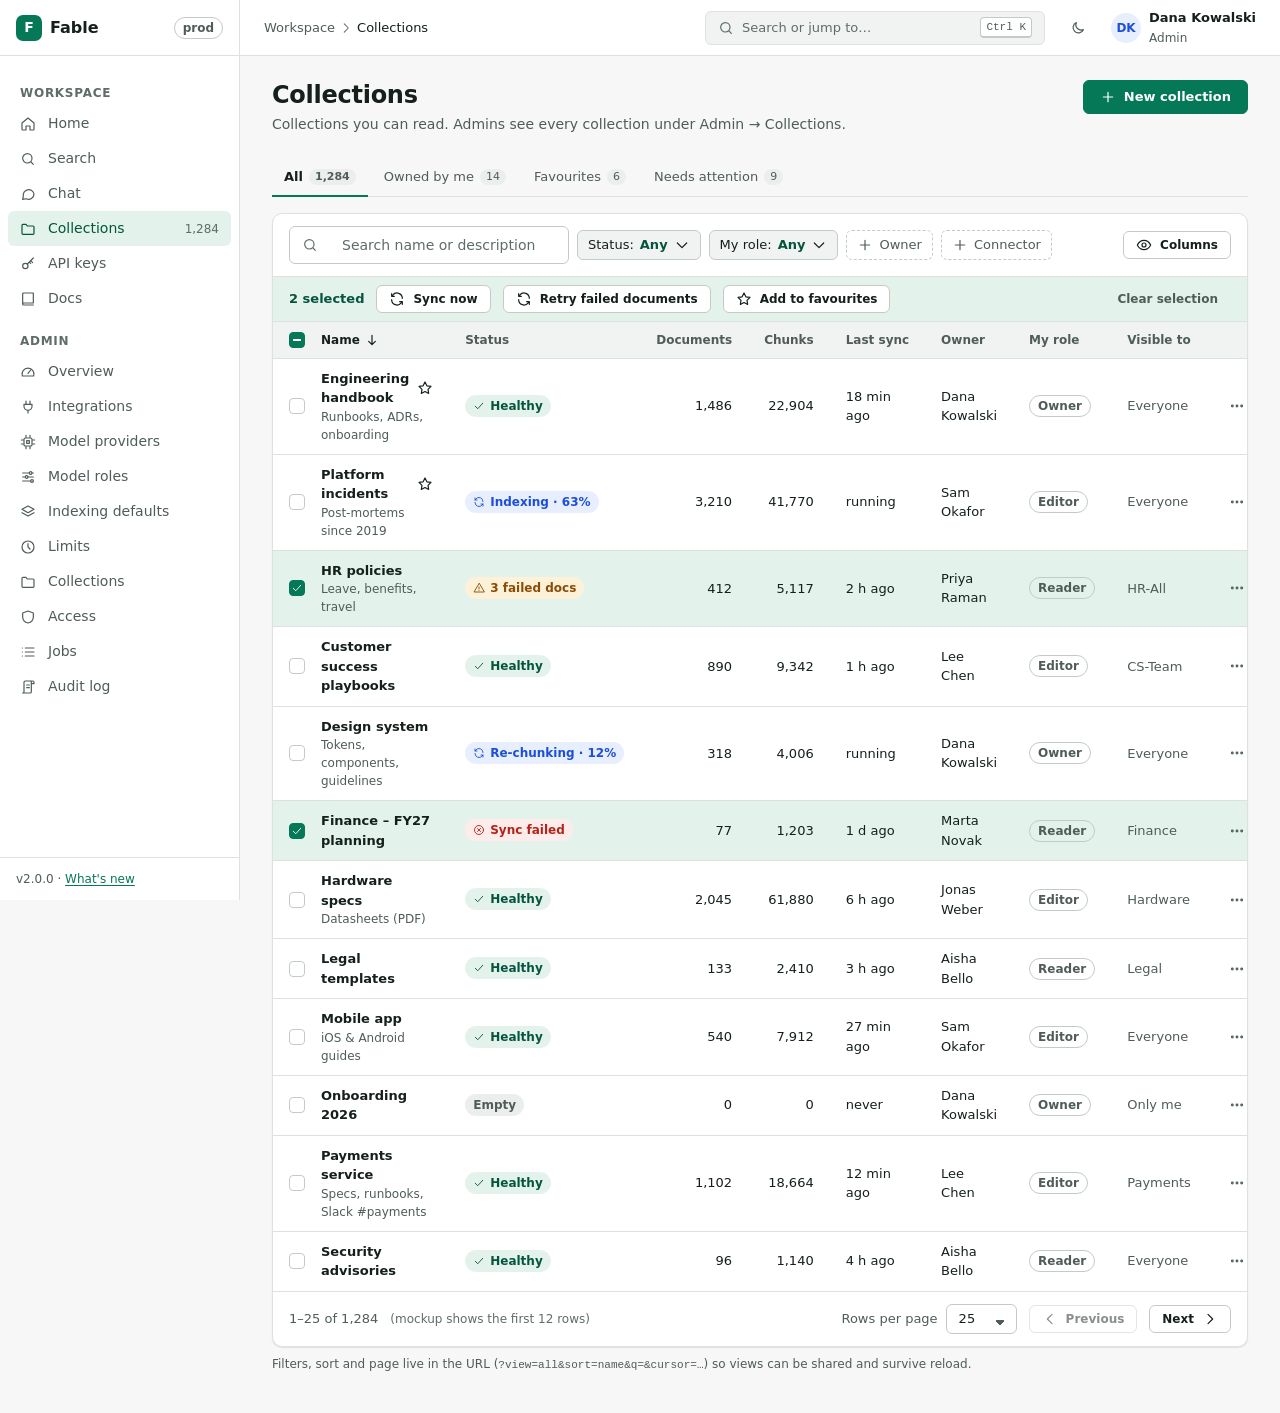
<file: docs/design/collections.html>
<!doctype html>
<html lang="en">
<head>
<meta charset="utf-8">
<meta name="viewport" content="width=device-width, initial-scale=1">
<title>Collections · Fable (mockup)</title>
<link rel="stylesheet" href="assets/fable.css">
<script src="assets/shell.js"></script>
</head>
<body data-nav="collections" data-crumbs="Workspace|Collections">
<main class="page">
  <div class="page-head">
    <div>
      <h1>Collections</h1>
      <p class="lede">Collections you can read. Admins see every collection under Admin → Collections.</p>
    </div>
    <div class="spacer"></div>
    <button class="btn btn-primary" type="button"><i data-icon="plus"></i>New collection</button>
  </div>

  <nav class="tabs" aria-label="Saved views" style="margin-bottom:var(--sp-4)">
    <a href="?view=all" aria-current="page">All <span class="count">1,284</span></a>
    <a href="?view=mine">Owned by me <span class="count">14</span></a>
    <a href="?view=fav">Favourites <span class="count">6</span></a>
    <a href="?view=attention">Needs attention <span class="count">9</span></a>
  </nav>

  <div class="table-wrap">
    <div class="toolbar">
      <div class="input-group search"><span class="addon"><i data-icon="search"></i></span><input class="input" aria-label="Search collections" placeholder="Search name or description" value=""></div>
      <button class="filter-btn active" type="button">Status: <span class="val">Any</span><i data-icon="down"></i></button>
      <button class="filter-btn active" type="button">My role: <span class="val">Any</span><i data-icon="down"></i></button>
      <button class="filter-btn" type="button"><i data-icon="plus"></i>Owner</button>
      <button class="filter-btn" type="button"><i data-icon="plus"></i>Connector</button>
      <div class="spacer"></div>
      <button class="btn btn-sm" type="button"><i data-icon="eye"></i>Columns</button>
    </div>
    <div class="bulkbar" role="status">
      <strong>2 selected</strong>
      <button class="btn btn-sm" type="button"><i data-icon="refresh"></i>Sync now</button>
      <button class="btn btn-sm" type="button"><i data-icon="refresh"></i>Retry failed documents</button>
      <button class="btn btn-sm" type="button"><i data-icon="star"></i>Add to favourites</button>
      <div class="spacer"></div>
      <button class="btn btn-sm btn-ghost" type="button">Clear selection</button>
    </div>
    <table class="data">
      <thead><tr>
        <th class="w-check"><span class="box mixed" role="checkbox" aria-checked="mixed" aria-label="Select all on this page"></span></th>
        <th aria-sort="ascending"><span class="sort">Name <i data-icon="sortdown"></i></span></th>
        <th>Status</th>
        <th class="right">Documents</th>
        <th class="right">Chunks</th>
        <th>Last sync</th>
        <th>Owner</th>
        <th>My role</th>
        <th>Visible to</th>
        <th class="actions"><span class="sr-only">Actions</span></th>
      </tr></thead>
      <tbody>
        <tr>
          <td class="w-check"><span class="box" role="checkbox" aria-checked="false" aria-label="Select Engineering handbook"></span></td>
          <td><div class="row"><a class="cell-title" href="collection-detail.html">Engineering handbook</a><i data-icon="star" style="color:var(--warn);fill:currentColor"></i></div><div class="xs muted">Runbooks, ADRs, onboarding</div></td>
          <td><span class="pill pill-ok"><i data-icon="check"></i>Healthy</span></td>
          <td class="right num">1,486</td>
          <td class="right num">22,904</td>
          <td class="small">18 min ago</td>
          <td class="small">Dana Kowalski</td>
          <td><span class="pill pill-outline">Owner</span></td>
          <td class="small muted">Everyone</td>
          <td class="actions"><button class="btn btn-ghost btn-sm btn-icon" aria-label="Actions for Engineering handbook"><i data-icon="more"></i></button></td>
        </tr>
        <tr>
          <td class="w-check"><span class="box" role="checkbox" aria-checked="false" aria-label="Select Platform incidents"></span></td>
          <td><div class="row"><a class="cell-title" href="collection-detail.html">Platform incidents</a><i data-icon="star" style="color:var(--warn);fill:currentColor"></i></div><div class="xs muted">Post-mortems since 2019</div></td>
          <td><span class="pill pill-info"><i data-icon="refresh" class="spin"></i>Indexing · 63%</span></td>
          <td class="right num">3,210</td>
          <td class="right num">41,770</td>
          <td class="small">running</td>
          <td class="small">Sam Okafor</td>
          <td><span class="pill pill-outline">Editor</span></td>
          <td class="small muted">Everyone</td>
          <td class="actions"><button class="btn btn-ghost btn-sm btn-icon" aria-label="Actions for Platform incidents"><i data-icon="more"></i></button></td>
        </tr>
        <tr class="selected">
          <td class="w-check"><span class="box on" role="checkbox" aria-checked="true" aria-label="Select HR policies"><i data-icon="check"></i></span></td>
          <td><div class="row"><a class="cell-title" href="collection-detail.html">HR policies</a></div><div class="xs muted">Leave, benefits, travel</div></td>
          <td><span class="pill pill-warn"><i data-icon="alert"></i>3 failed docs</span></td>
          <td class="right num">412</td>
          <td class="right num">5,117</td>
          <td class="small">2 h ago</td>
          <td class="small">Priya Raman</td>
          <td><span class="pill pill-outline">Reader</span></td>
          <td class="small muted">HR-All</td>
          <td class="actions"><button class="btn btn-ghost btn-sm btn-icon" aria-label="Actions for HR policies"><i data-icon="more"></i></button></td>
        </tr>
        <tr>
          <td class="w-check"><span class="box" role="checkbox" aria-checked="false" aria-label="Select Customer success playbooks"></span></td>
          <td><div class="row"><a class="cell-title" href="collection-detail.html">Customer success playbooks</a></div></td>
          <td><span class="pill pill-ok"><i data-icon="check"></i>Healthy</span></td>
          <td class="right num">890</td>
          <td class="right num">9,342</td>
          <td class="small">1 h ago</td>
          <td class="small">Lee Chen</td>
          <td><span class="pill pill-outline">Editor</span></td>
          <td class="small muted">CS-Team</td>
          <td class="actions"><button class="btn btn-ghost btn-sm btn-icon" aria-label="Actions for Customer success playbooks"><i data-icon="more"></i></button></td>
        </tr>
        <tr>
          <td class="w-check"><span class="box" role="checkbox" aria-checked="false" aria-label="Select Design system"></span></td>
          <td><div class="row"><a class="cell-title" href="collection-detail.html">Design system</a></div><div class="xs muted">Tokens, components, guidelines</div></td>
          <td><span class="pill pill-info"><i data-icon="refresh" class="spin"></i>Re-chunking · 12%</span></td>
          <td class="right num">318</td>
          <td class="right num">4,006</td>
          <td class="small">running</td>
          <td class="small">Dana Kowalski</td>
          <td><span class="pill pill-outline">Owner</span></td>
          <td class="small muted">Everyone</td>
          <td class="actions"><button class="btn btn-ghost btn-sm btn-icon" aria-label="Actions for Design system"><i data-icon="more"></i></button></td>
        </tr>
        <tr class="selected">
          <td class="w-check"><span class="box on" role="checkbox" aria-checked="true" aria-label="Select Finance – FY27 planning"><i data-icon="check"></i></span></td>
          <td><div class="row"><a class="cell-title" href="collection-detail.html">Finance – FY27 planning</a></div></td>
          <td><span class="pill pill-danger"><i data-icon="error"></i>Sync failed</span></td>
          <td class="right num">77</td>
          <td class="right num">1,203</td>
          <td class="small">1 d ago</td>
          <td class="small">Marta Novak</td>
          <td><span class="pill pill-outline">Reader</span></td>
          <td class="small muted">Finance</td>
          <td class="actions"><button class="btn btn-ghost btn-sm btn-icon" aria-label="Actions for Finance – FY27 planning"><i data-icon="more"></i></button></td>
        </tr>
        <tr>
          <td class="w-check"><span class="box" role="checkbox" aria-checked="false" aria-label="Select Hardware specs"></span></td>
          <td><div class="row"><a class="cell-title" href="collection-detail.html">Hardware specs</a></div><div class="xs muted">Datasheets (PDF)</div></td>
          <td><span class="pill pill-ok"><i data-icon="check"></i>Healthy</span></td>
          <td class="right num">2,045</td>
          <td class="right num">61,880</td>
          <td class="small">6 h ago</td>
          <td class="small">Jonas Weber</td>
          <td><span class="pill pill-outline">Editor</span></td>
          <td class="small muted">Hardware</td>
          <td class="actions"><button class="btn btn-ghost btn-sm btn-icon" aria-label="Actions for Hardware specs"><i data-icon="more"></i></button></td>
        </tr>
        <tr>
          <td class="w-check"><span class="box" role="checkbox" aria-checked="false" aria-label="Select Legal templates"></span></td>
          <td><div class="row"><a class="cell-title" href="collection-detail.html">Legal templates</a></div></td>
          <td><span class="pill pill-ok"><i data-icon="check"></i>Healthy</span></td>
          <td class="right num">133</td>
          <td class="right num">2,410</td>
          <td class="small">3 h ago</td>
          <td class="small">Aisha Bello</td>
          <td><span class="pill pill-outline">Reader</span></td>
          <td class="small muted">Legal</td>
          <td class="actions"><button class="btn btn-ghost btn-sm btn-icon" aria-label="Actions for Legal templates"><i data-icon="more"></i></button></td>
        </tr>
        <tr>
          <td class="w-check"><span class="box" role="checkbox" aria-checked="false" aria-label="Select Mobile app"></span></td>
          <td><div class="row"><a class="cell-title" href="collection-detail.html">Mobile app</a></div><div class="xs muted">iOS & Android guides</div></td>
          <td><span class="pill pill-ok"><i data-icon="check"></i>Healthy</span></td>
          <td class="right num">540</td>
          <td class="right num">7,912</td>
          <td class="small">27 min ago</td>
          <td class="small">Sam Okafor</td>
          <td><span class="pill pill-outline">Editor</span></td>
          <td class="small muted">Everyone</td>
          <td class="actions"><button class="btn btn-ghost btn-sm btn-icon" aria-label="Actions for Mobile app"><i data-icon="more"></i></button></td>
        </tr>
        <tr>
          <td class="w-check"><span class="box" role="checkbox" aria-checked="false" aria-label="Select Onboarding 2026"></span></td>
          <td><div class="row"><a class="cell-title" href="collection-detail.html">Onboarding 2026</a></div></td>
          <td><span class="pill">Empty</span></td>
          <td class="right num">0</td>
          <td class="right num">0</td>
          <td class="small">never</td>
          <td class="small">Dana Kowalski</td>
          <td><span class="pill pill-outline">Owner</span></td>
          <td class="small muted">Only me</td>
          <td class="actions"><button class="btn btn-ghost btn-sm btn-icon" aria-label="Actions for Onboarding 2026"><i data-icon="more"></i></button></td>
        </tr>
        <tr>
          <td class="w-check"><span class="box" role="checkbox" aria-checked="false" aria-label="Select Payments service"></span></td>
          <td><div class="row"><a class="cell-title" href="collection-detail.html">Payments service</a></div><div class="xs muted">Specs, runbooks, Slack #payments</div></td>
          <td><span class="pill pill-ok"><i data-icon="check"></i>Healthy</span></td>
          <td class="right num">1,102</td>
          <td class="right num">18,664</td>
          <td class="small">12 min ago</td>
          <td class="small">Lee Chen</td>
          <td><span class="pill pill-outline">Editor</span></td>
          <td class="small muted">Payments</td>
          <td class="actions"><button class="btn btn-ghost btn-sm btn-icon" aria-label="Actions for Payments service"><i data-icon="more"></i></button></td>
        </tr>
        <tr>
          <td class="w-check"><span class="box" role="checkbox" aria-checked="false" aria-label="Select Security advisories"></span></td>
          <td><div class="row"><a class="cell-title" href="collection-detail.html">Security advisories</a></div></td>
          <td><span class="pill pill-ok"><i data-icon="check"></i>Healthy</span></td>
          <td class="right num">96</td>
          <td class="right num">1,140</td>
          <td class="small">4 h ago</td>
          <td class="small">Aisha Bello</td>
          <td><span class="pill pill-outline">Reader</span></td>
          <td class="small muted">Everyone</td>
          <td class="actions"><button class="btn btn-ghost btn-sm btn-icon" aria-label="Actions for Security advisories"><i data-icon="more"></i></button></td>
        </tr>      </tbody>
    </table>
    <div class="pager">
      <span class="num">1–25 of 1,284</span> <span class="xs faint">(mockup shows the first 12 rows)</span>
      <div class="spacer"></div>
      <label class="row small">Rows per page <select class="select" aria-label="Rows per page"><option>25</option><option>50</option><option>100</option></select></label>
      <button class="btn btn-sm" type="button" disabled><i data-icon="left"></i>Previous</button>
      <button class="btn btn-sm" type="button">Next<i data-icon="right"></i></button>
    </div>
  </div>
  <p class="xs muted" style="margin-top:var(--sp-2)">Filters, sort and page live in the URL (<span class="mono">?view=all&amp;sort=name&amp;q=&amp;cursor=…</span>) so views can be shared and survive reload.</p>
</main>
</body>
</html>
</file>
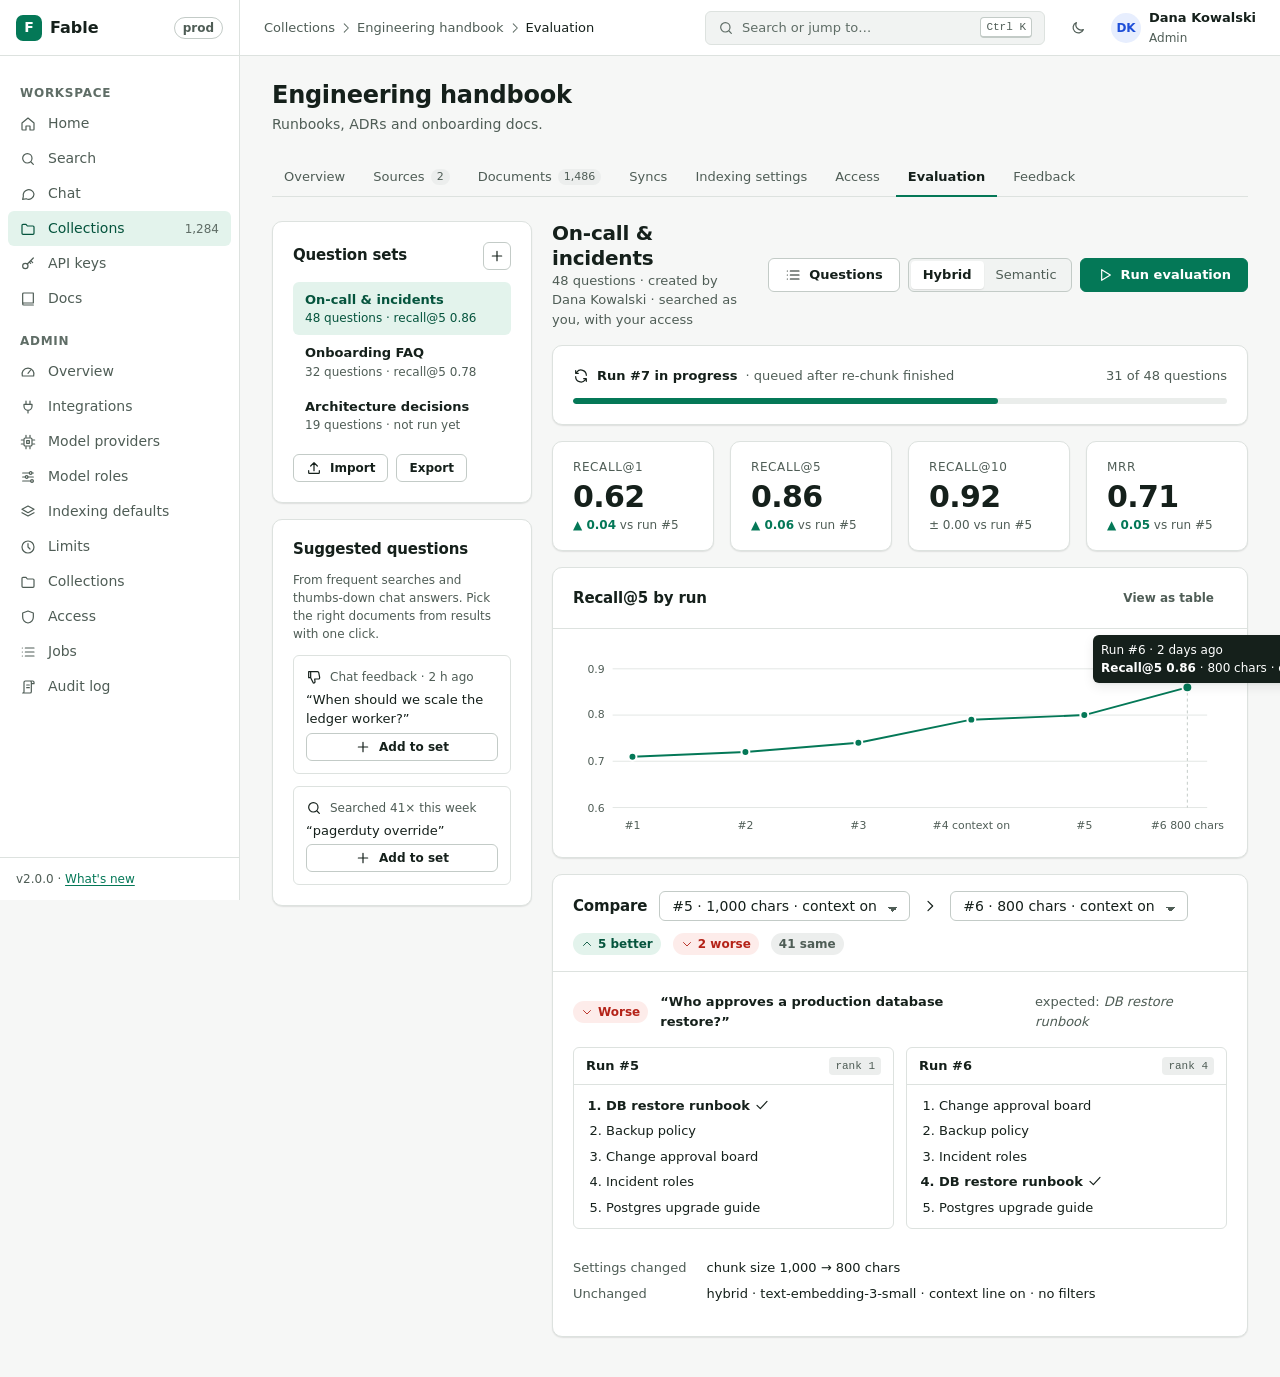
<file: docs/design/evaluation.html>
<!doctype html>
<html lang="en">
<head>
<meta charset="utf-8">
<meta name="viewport" content="width=device-width, initial-scale=1">
<title>Evaluation · Engineering handbook · Fable (mockup)</title>
<link rel="stylesheet" href="assets/fable.css">
<script src="assets/shell.js"></script>
<style>
  .eval-layout { display: grid; grid-template-columns: 260px minmax(0, 1fr); gap: var(--sp-5); align-items: start; }
  .set-list a { display: block; padding: var(--sp-2) var(--sp-3); border-radius: var(--r-md); text-decoration: none; color: var(--text); }
  .set-list a[aria-current="true"] { background: var(--accent-soft); color: var(--accent-soft-text); }
  .set-list a:hover { background: var(--surface-2); }
  .chart-wrap { position: relative; }
  .chart-wrap .tooltip { left: 540px; top: 6px; }
  .cmp { display: grid; grid-template-columns: 1fr 1fr; gap: var(--sp-3); }
</style>
</head>
<body data-nav="collections" data-crumbs="Collections|Engineering handbook|Evaluation">
<main class="page">
  <div class="page-head">
    <div><h1>Engineering handbook</h1><p class="lede">Runbooks, ADRs and onboarding docs.</p></div>
  </div>
  <nav class="tabs" role="tablist" aria-label="Collection sections">
    <a href="collection-detail.html" role="tab" aria-selected="false">Overview</a>
    <a href="#" role="tab" aria-selected="false">Sources <span class="count">2</span></a>
    <a href="#" role="tab" aria-selected="false">Documents <span class="count">1,486</span></a>
    <a href="#" role="tab" aria-selected="false">Syncs</a>
    <a href="indexing-settings.html" role="tab" aria-selected="false">Indexing settings</a>
    <a href="#" role="tab" aria-selected="false">Access</a>
    <a href="#" role="tab" aria-selected="true">Evaluation</a>
    <a href="#" role="tab" aria-selected="false">Feedback</a>
  </nav>

  <div class="eval-layout">
    <aside class="stack-4">
      <div class="card card-pad stack-3">
        <div class="row"><h2 style="font-size:15px">Question sets</h2><span class="spacer"></span><button class="btn btn-sm btn-icon" aria-label="New set"><i data-icon="plus"></i></button></div>
        <nav class="set-list small" aria-label="Question sets">
          <a href="#" aria-current="true"><strong>On-call &amp; incidents</strong><div class="xs">48 questions · recall@5 0.86</div></a>
          <a href="#"><strong>Onboarding FAQ</strong><div class="xs muted">32 questions · recall@5 0.78</div></a>
          <a href="#"><strong>Architecture decisions</strong><div class="xs muted">19 questions · not run yet</div></a>
        </nav>
        <div class="row"><button class="btn btn-sm" type="button"><i data-icon="upload"></i>Import</button><button class="btn btn-sm" type="button">Export</button></div>
      </div>
      <div class="card card-pad stack-3">
        <h2 style="font-size:15px">Suggested questions</h2>
        <p class="xs muted">From frequent searches and thumbs-down chat answers. Pick the right documents from results with one click.</p>
        <div class="source-card"><div class="row"><i data-icon="thumbdown" style="color:var(--danger)"></i><span class="xs muted">Chat feedback · 2 h ago</span></div><p class="small">“When should we scale the ledger worker?”</p><button class="btn btn-sm" type="button"><i data-icon="plus"></i>Add to set</button></div>
        <div class="source-card"><div class="row"><i data-icon="search"></i><span class="xs muted">Searched 41× this week</span></div><p class="small">“pagerduty override”</p><button class="btn btn-sm" type="button"><i data-icon="plus"></i>Add to set</button></div>
      </div>
    </aside>

    <div class="stack-4">
      <div class="row">
        <div><h2>On-call &amp; incidents</h2><p class="small muted">48 questions · created by Dana Kowalski · searched as you, with your access</p></div>
        <div class="spacer"></div>
        <button class="btn" type="button"><i data-icon="list"></i>Questions</button>
        <div class="segmented" role="group" aria-label="Mode"><button type="button" aria-pressed="true">Hybrid</button><button type="button" aria-pressed="false">Semantic</button></div>
        <button class="btn btn-primary" type="button"><i data-icon="play"></i>Run evaluation</button>
      </div>

      <div class="card card-pad stack-3" aria-live="polite">
        <div class="row small"><i data-icon="refresh" class="spin" style="color:var(--accent)"></i><strong>Run #7 in progress</strong><span class="muted">· queued after re-chunk finished</span><span class="spacer"></span><span class="num muted">31 of 48 questions</span></div>
        <div class="progress" role="progressbar" aria-label="Evaluation progress" aria-valuemin="0" aria-valuemax="48" aria-valuenow="31"><span style="width:65%"></span></div>
      </div>

      <div class="grid-4">
        <div class="card metric"><div class="label">Recall@1</div><div class="value">0.62</div><div class="sub"><span class="delta-up">▲ 0.04</span> vs run #5</div></div>
        <div class="card metric"><div class="label">Recall@5</div><div class="value">0.86</div><div class="sub"><span class="delta-up">▲ 0.06</span> vs run #5</div></div>
        <div class="card metric"><div class="label">Recall@10</div><div class="value">0.92</div><div class="sub"><span class="muted">± 0.00</span> vs run #5</div></div>
        <div class="card metric"><div class="label">MRR</div><div class="value">0.71</div><div class="sub"><span class="delta-up">▲ 0.05</span> vs run #5</div></div>
      </div>

      <section class="card" aria-labelledby="hist">
        <div class="card-head"><h3 id="hist" style="font-size:15px">Recall@5 by run</h3><span class="spacer"></span><button class="btn btn-sm btn-ghost" type="button">View as table</button></div>
        <div class="card-body chart-wrap">
          <svg class="chart" viewBox="0 0 660 190" role="img" aria-label="Recall at 5 for runs 1 to 6: 0.71, 0.72, 0.74, 0.79, 0.80, 0.86">
            <g class="grid"><line x1="40" x2="640" y1="20" y2="20"/><line x1="40" x2="640" y1="66.7" y2="66.7"/><line x1="40" x2="640" y1="113.3" y2="113.3"/><line x1="40" x2="640" y1="160" y2="160"/></g>
            <g class="axis"><text x="32" y="24" text-anchor="end">0.9</text><text x="32" y="70" text-anchor="end">0.8</text><text x="32" y="117" text-anchor="end">0.7</text><text x="32" y="164" text-anchor="end">0.6</text>
              <text x="60" y="182" text-anchor="middle">#1</text><text x="174" y="182" text-anchor="middle">#2</text><text x="288" y="182" text-anchor="middle">#3</text><text x="402" y="182" text-anchor="middle">#4 context on</text><text x="516" y="182" text-anchor="middle">#5</text><text x="620" y="182" text-anchor="middle">#6 800 chars</text></g>
            <line class="crosshair" x1="620" x2="620" y1="20" y2="160"/>
            <polyline class="series" points="60,108.7 174,104 288,94.7 402,71.3 516,66.7 620,38.7"/>
            <circle class="pt" cx="60" cy="108.7" r="4"/><circle class="pt" cx="174" cy="104" r="4"/><circle class="pt" cx="288" cy="94.7" r="4"/><circle class="pt" cx="402" cy="71.3" r="4"/><circle class="pt" cx="516" cy="66.7" r="4"/><circle class="pt" cx="620" cy="38.7" r="5"/>
          </svg>
          <div class="tooltip" role="tooltip">Run #6 · 2 days ago<br><strong>Recall@5 0.86</strong> · 800 chars · context on</div>
        </div>
      </section>

      <section class="card" aria-labelledby="cmp-title">
        <div class="card-head" style="flex-wrap:wrap">
          <h3 id="cmp-title" style="font-size:15px">Compare</h3>
          <select class="select" aria-label="Base run" style="width:auto;height:30px"><option>#5 · 1,000 chars · context on</option></select>
          <i data-icon="right"></i>
          <select class="select" aria-label="Compared run" style="width:auto;height:30px"><option>#6 · 800 chars · context on</option></select>
          <span class="spacer"></span>
          <span class="pill pill-ok"><i data-icon="up"></i>5 better</span>
          <span class="pill pill-danger"><i data-icon="down"></i>2 worse</span>
          <span class="pill">41 same</span>
        </div>
        <div class="card-body stack-4">
          <div class="row-3"><span class="pill pill-danger"><i data-icon="down"></i>Worse</span><strong class="small">“Who approves a production database restore?”</strong><span class="spacer"></span><span class="small muted">expected: <em>DB restore runbook</em></span></div>
          <div class="cmp">
            <div class="diff-col"><div class="row small" style="padding:var(--sp-2) var(--sp-3);border-bottom:1px solid var(--border)"><strong>Run #5</strong><span class="spacer"></span><span class="rank-badge">rank 1</span></div>
              <ol><li class="expected">DB restore runbook <i data-icon="check" style="color:var(--ok)"></i></li><li>Backup policy</li><li>Change approval board</li><li>Incident roles</li><li>Postgres upgrade guide</li></ol></div>
            <div class="diff-col"><div class="row small" style="padding:var(--sp-2) var(--sp-3);border-bottom:1px solid var(--border)"><strong>Run #6</strong><span class="spacer"></span><span class="rank-badge">rank 4</span></div>
              <ol><li>Change approval board</li><li>Backup policy</li><li>Incident roles</li><li class="expected">DB restore runbook <i data-icon="check" style="color:var(--ok)"></i></li><li>Postgres upgrade guide</li></ol></div>
          </div>
          <dl class="kv"><dt>Settings changed</dt><dd>chunk size 1,000 → 800 chars</dd><dt>Unchanged</dt><dd>hybrid · text-embedding-3-small · context line on · no filters</dd></dl>
        </div>
      </section>
    </div>
  </div>
</main>
</body>
</html>
</file>
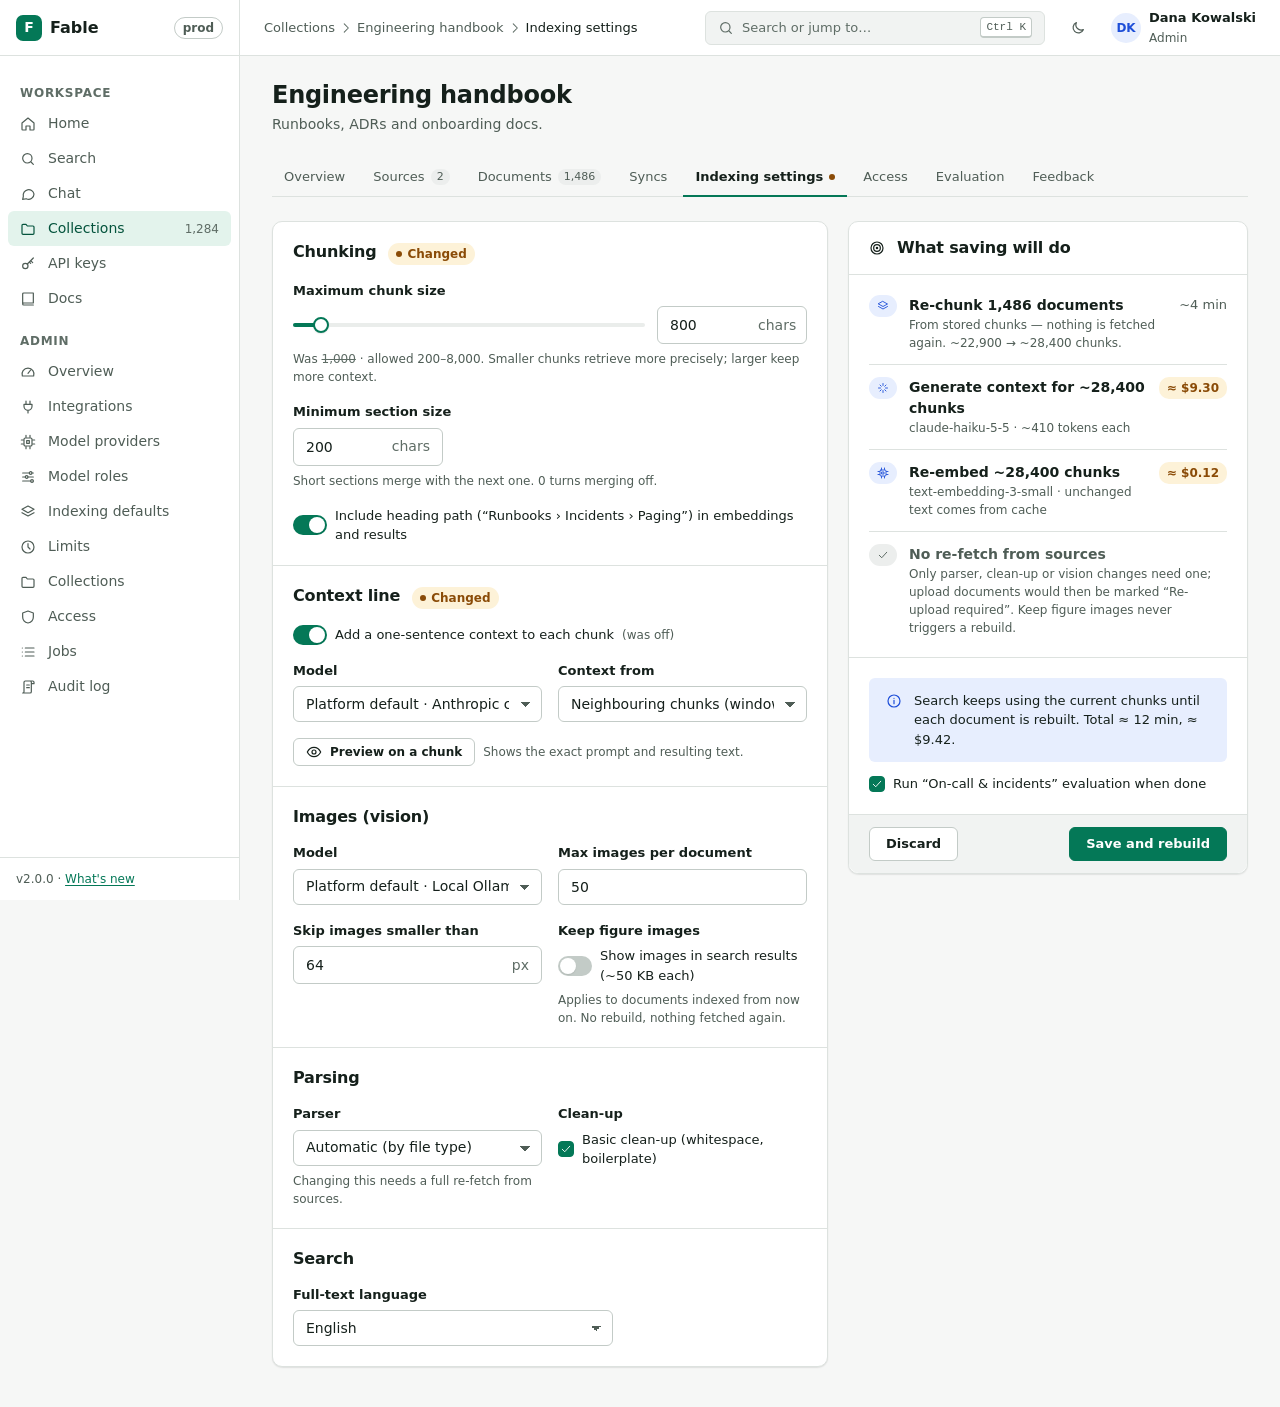
<file: docs/design/indexing-settings.html>
<!doctype html>
<html lang="en">
<head>
<meta charset="utf-8">
<meta name="viewport" content="width=device-width, initial-scale=1">
<title>Indexing settings · Engineering handbook · Fable (mockup)</title>
<link rel="stylesheet" href="assets/fable.css">
<script src="assets/shell.js"></script>
<style>
  .settings-layout { display: grid; grid-template-columns: minmax(0, 1fr) 400px; gap: var(--sp-5); align-items: start; }
  .was { font-size: var(--fs-xs); color: var(--text-muted); }
  .was s { color: var(--text-faint); }
</style>
</head>
<body data-nav="collections" data-crumbs="Collections|Engineering handbook|Indexing settings">
<main class="page">
  <div class="page-head">
    <div><h1>Engineering handbook</h1><p class="lede">Runbooks, ADRs and onboarding docs.</p></div>
  </div>
  <nav class="tabs" role="tablist" aria-label="Collection sections">
    <a href="collection-detail.html" role="tab" aria-selected="false">Overview</a>
    <a href="#" role="tab" aria-selected="false">Sources <span class="count">2</span></a>
    <a href="#" role="tab" aria-selected="false">Documents <span class="count">1,486</span></a>
    <a href="#" role="tab" aria-selected="false">Syncs</a>
    <a href="#" role="tab" aria-selected="true">Indexing settings <span class="changed-dot" aria-label="unsaved changes"></span></a>
    <a href="#" role="tab" aria-selected="false">Access</a>
    <a href="evaluation.html" role="tab" aria-selected="false">Evaluation</a>
    <a href="#" role="tab" aria-selected="false">Feedback</a>
  </nav>

  <div class="settings-layout">
    <form class="card" aria-label="Indexing settings">
      <section class="form-section" aria-labelledby="h-chunk">
        <div class="form-section-head"><h2 id="h-chunk" style="font-size:16px">Chunking</h2><span class="pill pill-warn"><span class="changed-dot"></span>Changed</span></div>
        <div class="stack-4">
          <div class="field">
            <label class="label" for="max">Maximum chunk size</label>
            <div class="slider"><div class="rail"><div class="fill" style="width:8%"></div><div class="thumb" style="left:8%"></div></div><div class="input-group" style="width:150px"><input class="input num" id="max" value="800"><span class="addon">chars</span></div></div>
            <span class="was">Was <s>1,000</s> · allowed 200–8,000. Smaller chunks retrieve more precisely; larger keep more context.</span>
          </div>
          <div class="field">
            <label class="label" for="min">Minimum section size</label>
            <div class="input-group" style="width:150px"><input class="input num" id="min" value="200"><span class="addon">chars</span></div>
            <span class="help">Short sections merge with the next one. 0 turns merging off.</span>
          </div>
          <div class="switch" role="switch" aria-checked="true" tabindex="0"><span class="track"></span>Include heading path (“Runbooks › Incidents › Paging”) in embeddings and results</div>
        </div>
      </section>

      <section class="form-section" aria-labelledby="h-ctx">
        <div class="form-section-head"><h2 id="h-ctx" style="font-size:16px">Context line</h2><span class="pill pill-warn"><span class="changed-dot"></span>Changed</span></div>
        <div class="stack-4">
          <div class="switch" role="switch" aria-checked="true" tabindex="0"><span class="track"></span>Add a one-sentence context to each chunk <span class="was">(was off)</span></div>
          <div class="grid-2">
            <div class="field"><label class="label" for="c-model">Model</label><select class="select" id="c-model"><option>Platform default · Anthropic claude-haiku-5-5</option></select></div>
            <div class="field"><label class="label" for="c-scope">Context from</label><select class="select" id="c-scope"><option>Neighbouring chunks (window 2)</option><option>Whole document</option></select></div>
          </div>
          <div class="row"><a class="btn btn-sm" href="admin-model-roles.html"><i data-icon="eye"></i>Preview on a chunk</a><span class="help">Shows the exact prompt and resulting text.</span></div>
        </div>
      </section>

      <section class="form-section" aria-labelledby="h-vis">
        <div class="form-section-head"><h2 id="h-vis" style="font-size:16px">Images (vision)</h2></div>
        <div class="stack-4">
          <div class="grid-2">
            <div class="field"><label class="label" for="v-model">Model</label><select class="select" id="v-model"><option>Platform default · Local Ollama llava:13b</option><option>Off</option></select></div>
            <div class="field"><label class="label" for="v-max">Max images per document</label><input class="input num" id="v-max" value="50"></div>
          </div>
          <div class="grid-2">
            <div class="field"><label class="label" for="v-min">Skip images smaller than</label><div class="input-group"><input class="input num" id="v-min" value="64"><span class="addon">px</span></div></div>
            <div class="field"><span class="label">Keep figure images</span><div class="switch" role="switch" aria-checked="false" tabindex="0"><span class="track"></span>Show images in search results (~50 KB each)</div><span class="help">Applies to documents indexed from now on. No rebuild, nothing fetched again.</span></div>
          </div>
        </div>
      </section>

      <section class="form-section" aria-labelledby="h-parse">
        <div class="form-section-head"><h2 id="h-parse" style="font-size:16px">Parsing</h2></div>
        <div class="grid-2">
          <div class="field"><label class="label" for="p-parser">Parser</label><select class="select" id="p-parser"><option>Automatic (by file type)</option></select><span class="help">Changing this needs a full re-fetch from sources.</span></div>
          <div class="field"><span class="label">Clean-up</span><div class="check"><span class="box on"><i data-icon="check"></i></span>Basic clean-up (whitespace, boilerplate)</div></div>
        </div>
      </section>

      <section class="form-section" aria-labelledby="h-search">
        <div class="form-section-head"><h2 id="h-search" style="font-size:16px">Search</h2></div>
        <div class="field" style="max-width:320px"><label class="label" for="fts">Full-text language</label><select class="select" id="fts"><option>English</option></select></div>
      </section>
    </form>

    <aside class="card impact" aria-labelledby="impact-title" aria-live="polite">
      <div class="card-head"><i data-icon="target"></i><h2 id="impact-title" style="font-size:16px">What saving will do</h2></div>
      <div class="card-body" style="padding-top:var(--sp-2);padding-bottom:var(--sp-2)">
        <div class="impact-row">
          <span class="pill pill-info" style="padding:0;width:28px;justify-content:center"><i data-icon="layers"></i></span>
          <div><strong>Re-chunk 1,486 documents</strong><div class="xs muted">From stored chunks — nothing is fetched again. ~22,900 → ~28,400 chunks.</div></div>
          <span class="small muted num">~4 min</span>
        </div>
        <div class="impact-row">
          <span class="pill pill-info" style="padding:0;width:28px;justify-content:center"><i data-icon="sparkle"></i></span>
          <div><strong>Generate context for ~28,400 chunks</strong><div class="xs muted">claude-haiku-5-5 · ~410 tokens each</div></div>
          <span class="cost-badge pill-warn">≈ $9.30</span>
        </div>
        <div class="impact-row">
          <span class="pill pill-info" style="padding:0;width:28px;justify-content:center"><i data-icon="cpu"></i></span>
          <div><strong>Re-embed ~28,400 chunks</strong><div class="xs muted">text-embedding-3-small · unchanged text comes from cache</div></div>
          <span class="cost-badge pill-warn">≈ $0.12</span>
        </div>
        <div class="impact-row">
          <span class="pill" style="padding:0;width:28px;justify-content:center"><i data-icon="check"></i></span>
          <div class="muted"><strong>No re-fetch from sources</strong><div class="xs">Only parser, clean-up or vision changes need one; upload documents would then be marked “Re-upload required”. Keep figure images never triggers a rebuild.</div></div>
          <span></span>
        </div>
      </div>
      <div class="card-body" style="border-top:1px solid var(--border)">
        <div class="stack-3">
          <div class="callout callout-info"><i data-icon="info"></i><div>Search keeps using the current chunks until each document is rebuilt. Total ≈ 12 min, ≈ $9.42.</div></div>
          <div class="check"><span class="box on"><i data-icon="check"></i></span>Run “On-call &amp; incidents” evaluation when done</div>
        </div>
      </div>
      <div class="card-foot">
        <button class="btn" type="button">Discard</button>
        <div class="spacer"></div>
        <button class="btn btn-primary" type="button">Save and rebuild</button>
      </div>
    </aside>
  </div>
</main>
</body>
</html>
</file>
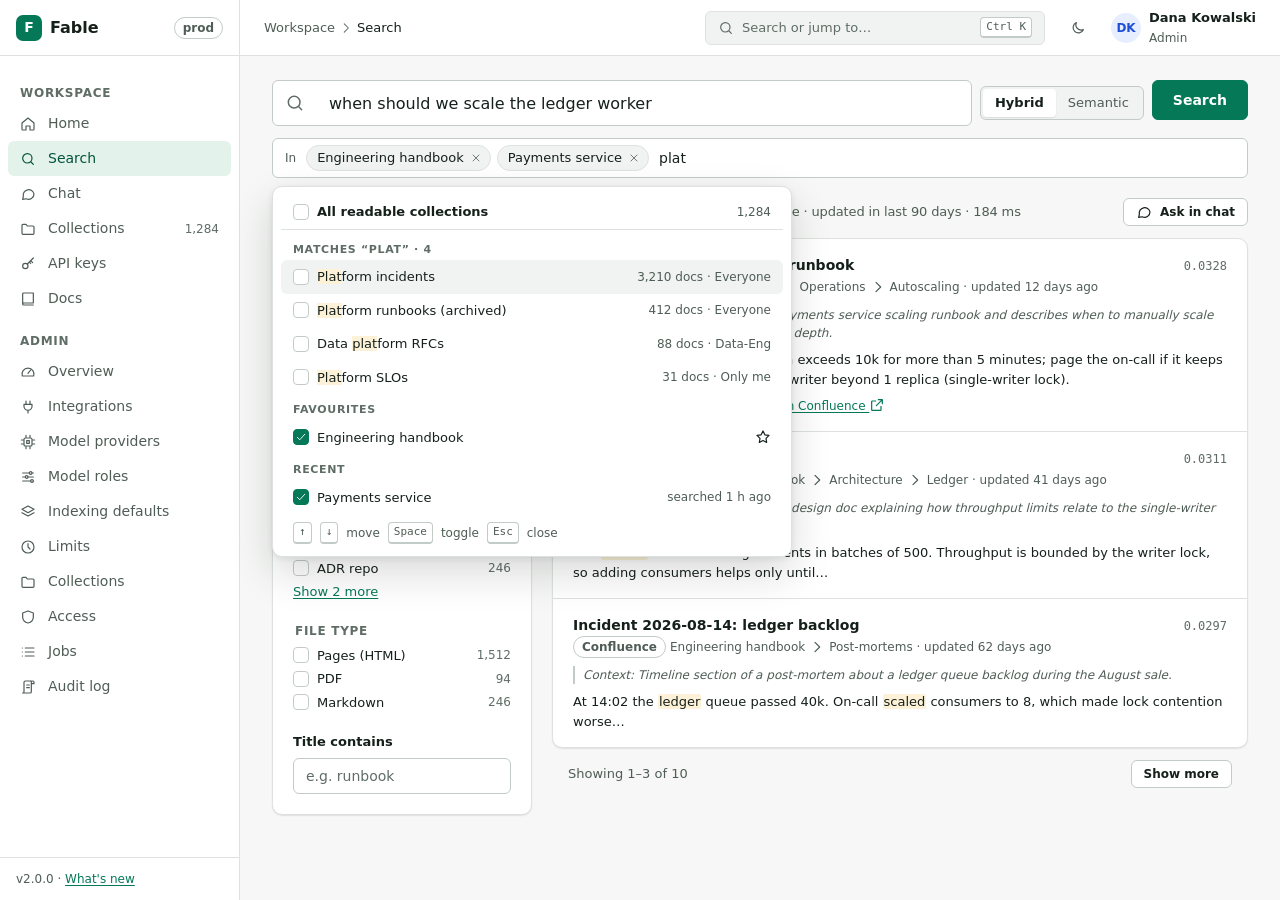
<file: docs/design/search.html>
<!doctype html>
<html lang="en">
<head>
<meta charset="utf-8">
<meta name="viewport" content="width=device-width, initial-scale=1">
<title>Search · Fable (mockup)</title>
<link rel="stylesheet" href="assets/fable.css">
<script src="assets/shell.js"></script>
<style>
  .search-layout { display: grid; grid-template-columns: 260px minmax(0, 1fr); gap: var(--sp-5); align-items: start; }
  .query-bar { display: grid; grid-template-columns: minmax(0, 1fr) auto auto; gap: var(--sp-2); }
  .scope { position: relative; margin-top: var(--sp-3); }
  .scope .popover { top: 48px; left: 0; width: 520px; padding: var(--sp-2); }
  .filters { position: sticky; top: calc(var(--topbar-h) + var(--sp-5)); }
  .filters .card-body { display: flex; flex-direction: column; gap: var(--sp-5); }
</style>
</head>
<body data-nav="search" data-crumbs="Workspace|Search">
<main class="page">
  <div class="query-bar">
    <div class="input-group"><span class="addon"><i data-icon="search" class="icon-lg"></i></span><input class="input input-lg" aria-label="Search query" value="when should we scale the ledger worker"></div>
    <div class="segmented" role="group" aria-label="Search mode" style="align-self:center"><button type="button" aria-pressed="true">Hybrid</button><button type="button" aria-pressed="false">Semantic</button></div>
    <button class="btn btn-primary btn-lg" type="button">Search</button>
  </div>

  <div class="scope">
    <div class="picker" role="combobox" aria-expanded="true" aria-controls="coll-list" aria-haspopup="listbox" aria-label="Collections to search">
      <span class="xs muted" style="padding:0 4px">In</span>
      <span class="tag">Engineering handbook<button aria-label="Remove Engineering handbook"><i data-icon="x"></i></button></span>
      <span class="tag">Payments service<button aria-label="Remove Payments service"><i data-icon="x"></i></button></span>
      <input class="input" aria-label="Find a collection" value="plat">
    </div>
    <div class="popover" id="coll-list" role="listbox" aria-multiselectable="true">
      <div class="menu-item" role="option" aria-selected="false" style="border-bottom:1px solid var(--border);border-radius:0;margin-bottom:4px"><span class="box"></span><strong>All readable collections</strong><span class="spacer"></span><span class="xs muted num">1,284</span></div>
      <div class="menu-group">Matches “plat” · 4</div>
      <div class="menu-item active" role="option" aria-selected="false"><span class="box"></span><span><mark style="background:var(--warn-soft);color:inherit">Plat</mark>form incidents</span><span class="spacer"></span><span class="xs muted">3,210 docs · Everyone</span></div>
      <div class="menu-item" role="option" aria-selected="false"><span class="box"></span><span><mark style="background:var(--warn-soft);color:inherit">Plat</mark>form runbooks (archived)</span><span class="spacer"></span><span class="xs muted">412 docs · Everyone</span></div>
      <div class="menu-item" role="option" aria-selected="false"><span class="box"></span><span>Data <mark style="background:var(--warn-soft);color:inherit">plat</mark>form RFCs</span><span class="spacer"></span><span class="xs muted">88 docs · Data-Eng</span></div>
      <div class="menu-item" role="option" aria-selected="false"><span class="box"></span><span><mark style="background:var(--warn-soft);color:inherit">Plat</mark>form SLOs</span><span class="spacer"></span><span class="xs muted">31 docs · Only me</span></div>
      <div class="menu-group">Favourites</div>
      <div class="menu-item" role="option" aria-selected="true"><span class="box on"><i data-icon="check"></i></span>Engineering handbook<span class="spacer"></span><i data-icon="star" style="color:var(--warn);fill:currentColor"></i></div>
      <div class="menu-group">Recent</div>
      <div class="menu-item" role="option" aria-selected="true"><span class="box on"><i data-icon="check"></i></span>Payments service<span class="spacer"></span><span class="xs muted">searched 1 h ago</span></div>
      <div class="row xs muted" style="padding:var(--sp-2) var(--sp-3) var(--sp-1)"><span class="kbd">↑</span><span class="kbd">↓</span> move <span class="kbd">Space</span> toggle <span class="kbd">Esc</span> close</div>
    </div>
  </div>

  <div class="search-layout" style="margin-top:var(--sp-5)">
    <aside class="card filters" aria-labelledby="f-title">
      <div class="card-head"><i data-icon="filter"></i><h2 id="f-title" style="font-size:15px">Filters</h2><div class="spacer"></div><button class="btn btn-ghost btn-sm" type="button">Clear</button></div>
      <div class="card-body">
        <fieldset class="facet" style="border:0;padding:0;margin:0"><legend class="section-title" style="margin-bottom:6px">Updated</legend>
          <div class="segmented" role="group" aria-label="Updated"><button type="button" aria-pressed="false">Any</button><button type="button" aria-pressed="false">7 d</button><button type="button" aria-pressed="true">90 d</button><button type="button" aria-pressed="false">Custom</button></div>
        </fieldset>
        <fieldset class="facet" style="border:0;padding:0;margin:0"><legend class="section-title" style="margin-bottom:6px">Connector</legend>
          <label class="check"><span class="box on"><i data-icon="check"></i></span>Confluence<span class="n">1,512</span></label>
          <label class="check"><span class="box"></span>Git<span class="n">246</span></label>
          <label class="check"><span class="box"></span>Slack<span class="n">830</span></label>
        </fieldset>
        <fieldset class="facet" style="border:0;padding:0;margin:0"><legend class="section-title" style="margin-bottom:6px">Source</legend>
          <label class="check"><span class="box"></span>ENG space<span class="n">1,240</span></label>
          <label class="check"><span class="box"></span>Payments space<span class="n">272</span></label>
          <label class="check"><span class="box"></span>ADR repo<span class="n">246</span></label>
          <a class="small" href="#">Show 2 more</a>
        </fieldset>
        <fieldset class="facet" style="border:0;padding:0;margin:0"><legend class="section-title" style="margin-bottom:6px">File type</legend>
          <label class="check"><span class="box"></span>Pages (HTML)<span class="n">1,512</span></label>
          <label class="check"><span class="box"></span>PDF<span class="n">94</span></label>
          <label class="check"><span class="box"></span>Markdown<span class="n">246</span></label>
        </fieldset>
        <div class="field"><label class="label" for="f-title-c">Title contains</label><input class="input" id="f-title-c" placeholder="e.g. runbook"></div>
      </div>
    </aside>

    <section aria-labelledby="r-title">
      <div class="row" style="margin-bottom:var(--sp-3)">
        <h2 id="r-title" class="small" style="font-weight:600">10 results <span class="muted" style="font-weight:400">· 2 collections · Confluence · updated in last 90 days · 184 ms</span></h2>
        <div class="spacer"></div>
        <a class="btn btn-sm" href="chat.html"><i data-icon="chat"></i>Ask in chat</a>
      </div>
      <div class="card">
        <article class="hit">
          <div class="row"><a class="hit-title" href="#">Payments service · Scaling runbook</a><span class="spacer"></span><span class="score" title="Hybrid rank score">0.0328</span></div>
          <div class="hit-path"><span class="pill pill-outline">Confluence</span> Payments service <i data-icon="right"></i> Operations <i data-icon="right"></i> Autoscaling · updated 12 days ago</div>
          <p class="hit-context">Context: This chunk is from the Payments service scaling runbook and describes when to manually scale the ledger worker based on queue depth.</p>
          <p class="hit-text"><mark>Scale</mark> to 5 replicas if queue depth exceeds 10k for more than 5 minutes; page the on-call if it keeps growing. Never <mark>scale</mark> the <mark>ledger</mark> writer beyond 1 replica (single-writer lock).</p>
          <div class="row xs" style="margin-top:var(--sp-2)"><a href="#">Show surrounding chunks</a><span class="faint">·</span><a href="#">Open in Confluence <i data-icon="external"></i></a></div>
        </article>
        <article class="hit">
          <div class="row"><a class="hit-title" href="#">Ledger worker design</a><span class="spacer"></span><span class="score">0.0311</span></div>
          <div class="hit-path"><span class="pill pill-outline">Confluence</span> Engineering handbook <i data-icon="right"></i> Architecture <i data-icon="right"></i> Ledger · updated 41 days ago</div>
          <p class="hit-context">Context: Part of the ledger worker design doc explaining how throughput limits relate to the single-writer lock.</p>
          <p class="hit-text">The <mark>worker</mark> consumes ledger events in batches of 500. Throughput is bounded by the writer lock, so adding consumers helps only until…</p>
        </article>
        <article class="hit">
          <div class="row"><a class="hit-title" href="#">Incident 2026-08-14: ledger backlog</a><span class="spacer"></span><span class="score">0.0297</span></div>
          <div class="hit-path"><span class="pill pill-outline">Confluence</span> Engineering handbook <i data-icon="right"></i> Post-mortems · updated 62 days ago</div>
          <p class="hit-context">Context: Timeline section of a post-mortem about a ledger queue backlog during the August sale.</p>
          <p class="hit-text">At 14:02 the <mark>ledger</mark> queue passed 40k. On-call <mark>scaled</mark> consumers to 8, which made lock contention worse…</p>
        </article>
      </div>
      <div class="pager" style="border:0"><span>Showing 1–3 of 10</span><div class="spacer"></div><button class="btn btn-sm" type="button">Show more</button></div>
    </section>
  </div>
</main>
</body>
</html>
</file>
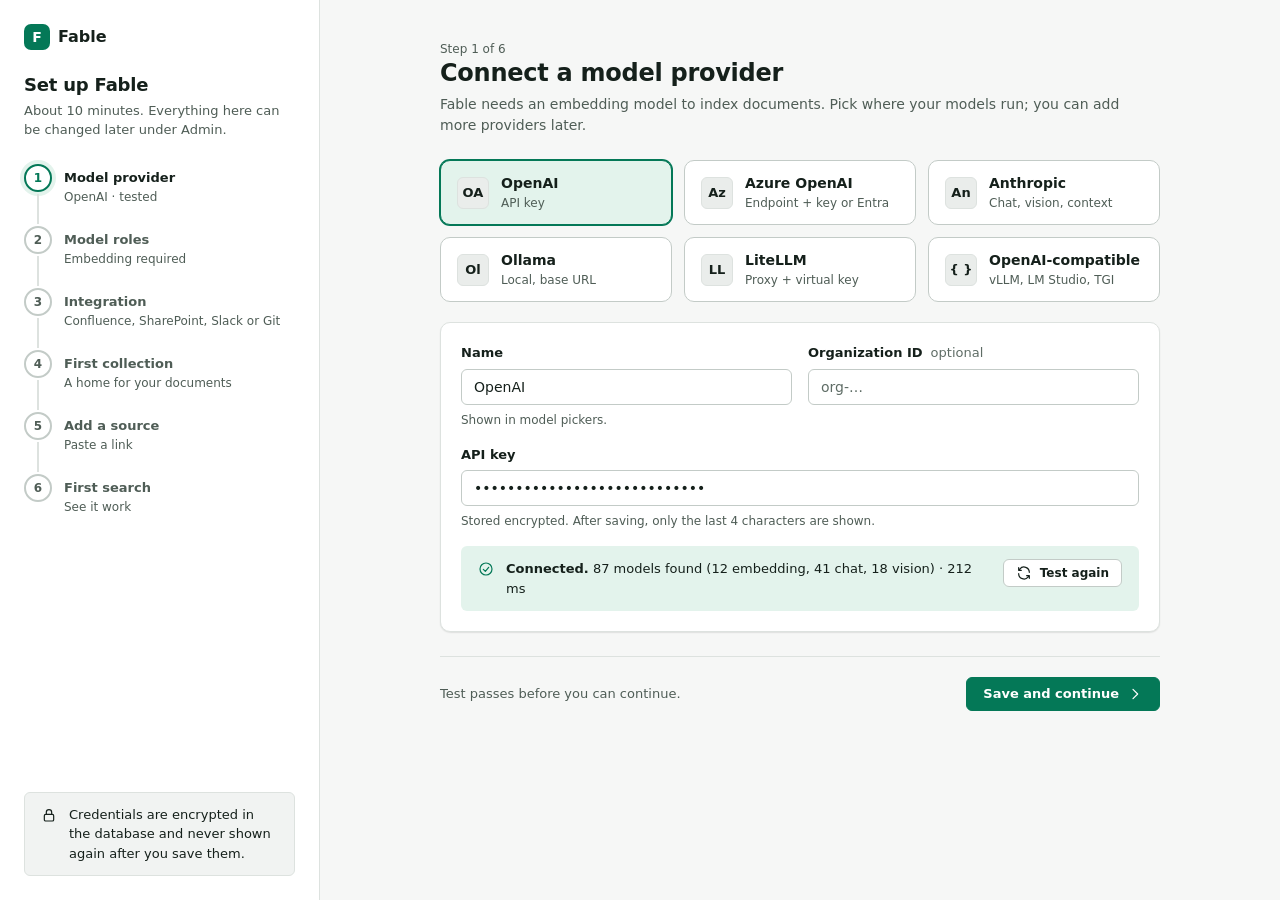
<file: docs/design/setup.html>
<!doctype html>
<html lang="en">
<head>
<meta charset="utf-8">
<meta name="viewport" content="width=device-width, initial-scale=1">
<title>First-run setup · Fable (mockup)</title>
<link rel="stylesheet" href="assets/fable.css">
<script src="assets/shell.js"></script>
<style>
  .panel[data-step] { display: none; }
  .panel[data-step].on { display: block; }
  .wizard-foot { display: flex; gap: var(--sp-2); margin-top: var(--sp-6); padding-top: var(--sp-5); border-top: 1px solid var(--border); align-items: center; }
  .role-row { display: grid; grid-template-columns: 28px 1fr auto; gap: var(--sp-3); align-items: center; padding: var(--sp-4) var(--sp-5); border-bottom: 1px solid var(--border); }
  .role-row:last-child { border-bottom: 0; }
  .role-detail { padding: 0 var(--sp-5) var(--sp-5) calc(var(--sp-5) + 28px + var(--sp-3)); border-bottom: 1px solid var(--border); }
</style>
</head>
<body data-shell="none">
<div class="wizard">
  <aside class="wizard-rail" aria-label="Setup progress">
    <div class="brand" style="border:0;padding:0;height:auto"><span class="brand-mark" aria-hidden="true">F</span><span>Fable</span></div>
    <div>
      <h2 style="font-size:18px">Set up Fable</h2>
      <p class="small muted" style="margin-top:4px">About 10 minutes. Everything here can be changed later under Admin.</p>
    </div>
    <ol class="stepper" id="stepper">
      <li data-i="1"><span class="bullet">1</span><div><a href="?step=1" class="s-title">Model provider</a><div class="s-sub">OpenAI · tested</div></div></li>
      <li data-i="2"><span class="bullet">2</span><div><a href="?step=2" class="s-title">Model roles</a><div class="s-sub">Embedding required</div></div></li>
      <li data-i="3"><span class="bullet">3</span><div><a href="?step=3" class="s-title">Integration</a><div class="s-sub">Confluence, SharePoint, Slack or Git</div></div></li>
      <li data-i="4"><span class="bullet">4</span><div><a href="?step=4" class="s-title">First collection</a><div class="s-sub">A home for your documents</div></div></li>
      <li data-i="5"><span class="bullet">5</span><div><a href="?step=5" class="s-title">Add a source</a><div class="s-sub">Paste a link</div></div></li>
      <li data-i="6"><span class="bullet">6</span><div><a href="?step=6" class="s-title">First search</a><div class="s-sub">See it work</div></div></li>
    </ol>
    <div class="spacer"></div>
    <div class="callout small">
      <i data-icon="lock"></i>
      <div>Credentials are encrypted in the database and never shown again after you save them.</div>
    </div>
  </aside>

  <main class="wizard-main">
    <div class="wizard-panel">

      <!-- ========================================================= STEP 1 -->
      <section class="panel" data-step="1" aria-labelledby="s1">
        <p class="xs muted">Step 1 of 6</p>
        <h1 id="s1">Connect a model provider</h1>
        <p class="muted" style="margin-top:6px">Fable needs an embedding model to index documents. Pick where your models run; you can add more providers later.</p>

        <div class="provider-grid" role="radiogroup" aria-label="Provider" style="margin-top:var(--sp-6)">
          <div class="provider on" role="radio" aria-checked="true" tabindex="0"><span class="logo">OA</span><div><strong>OpenAI</strong><div class="xs muted">API key</div></div></div>
          <div class="provider" role="radio" aria-checked="false" tabindex="-1"><span class="logo">Az</span><div><strong>Azure OpenAI</strong><div class="xs muted">Endpoint + key or Entra</div></div></div>
          <div class="provider" role="radio" aria-checked="false" tabindex="-1"><span class="logo">An</span><div><strong>Anthropic</strong><div class="xs muted">Chat, vision, context</div></div></div>
          <div class="provider" role="radio" aria-checked="false" tabindex="-1"><span class="logo">Ol</span><div><strong>Ollama</strong><div class="xs muted">Local, base URL</div></div></div>
          <div class="provider" role="radio" aria-checked="false" tabindex="-1"><span class="logo">LL</span><div><strong>LiteLLM</strong><div class="xs muted">Proxy + virtual key</div></div></div>
          <div class="provider" role="radio" aria-checked="false" tabindex="-1"><span class="logo">{ }</span><div><strong>OpenAI-compatible</strong><div class="xs muted">vLLM, LM Studio, TGI</div></div></div>
        </div>

        <div class="card card-pad stack-4" style="margin-top:var(--sp-5)">
          <div class="grid-2">
            <div class="field"><label class="label" for="p-name">Name</label><input class="input" id="p-name" value="OpenAI"><span class="help">Shown in model pickers.</span></div>
            <div class="field"><label class="label" for="p-org">Organization ID <span class="opt">optional</span></label><input class="input" id="p-org" placeholder="org-…"></div>
          </div>
          <div class="field">
            <label class="label" for="p-key">API key</label>
            <input class="input mono" id="p-key" type="password" value="sk-proj-xxxxxxxxxxxxxxxxxxxx" autocomplete="off">
            <span class="help">Stored encrypted. After saving, only the last 4 characters are shown.</span>
          </div>
          <div class="callout callout-ok" role="status">
            <i data-icon="okc"></i>
            <div><strong>Connected.</strong> 87 models found (12 embedding, 41 chat, 18 vision) · 212 ms</div>
            <div class="spacer"></div>
            <button class="btn btn-sm" type="button"><i data-icon="refresh"></i>Test again</button>
          </div>
        </div>

        <div class="wizard-foot">
          <span class="small muted">Test passes before you can continue.</span>
          <div class="spacer"></div>
          <a class="btn btn-primary" href="?step=2">Save and continue <i data-icon="right"></i></a>
        </div>
      </section>

      <!-- ========================================================= STEP 2 -->
      <section class="panel" data-step="2" aria-labelledby="s2">
        <p class="xs muted">Step 2 of 6</p>
        <h1 id="s2">Choose models for each job</h1>
        <p class="muted" style="margin-top:6px">Embedding is required. The others are optional; anything you skip stays off until you set it up.</p>

        <div class="card" style="margin-top:var(--sp-6)">
          <div class="role-row">
            <span class="pill pill-ok" style="padding:0;width:28px;justify-content:center" role="img" aria-label="Configured"><i data-icon="check"></i></span>
            <div><h3 style="font-size:15px">Embedding <span class="pill" style="margin-left:6px">Required</span></h3><div class="small muted">Turns text into vectors for search. Platform-wide.</div></div>
            <button class="btn btn-sm btn-ghost" type="button" aria-expanded="true">Collapse <i data-icon="up"></i></button>
          </div>
          <div class="role-detail stack-4" style="padding-top:var(--sp-1)">
            <div class="grid-2">
              <div class="field"><label class="label" for="e-prov">Provider</label><select class="select" id="e-prov"><option>OpenAI</option></select></div>
              <div class="field"><label class="label" for="e-model">Model</label><select class="select" id="e-model"><option>text-embedding-3-small · 1536 dims</option></select><span class="help">Only models that can embed are listed. <a href="#">Enter a model name manually</a></span></div>
            </div>
            <div class="callout callout-ok" role="status">
              <i data-icon="okc"></i>
              <div><strong>Test passed.</strong> Embedded “How do I rotate the on-call schedule?” → 1536 dimensions · 143 ms</div>
            </div>
          </div>

          <div class="role-row">
            <span class="pill pill-ok" style="padding:0;width:28px;justify-content:center" role="img" aria-label="Configured"><i data-icon="check"></i></span>
            <div><h3 style="font-size:15px">Chat <span class="pill pill-info" style="margin-left:6px">Recommended</span></h3><div class="small muted">gpt-4.1-mini · answered the sample question in 1.2 s</div></div>
            <button class="btn btn-sm" type="button">Edit</button>
          </div>
          <div class="role-row">
            <span class="pill" style="padding:0;width:28px;justify-content:center" role="img" aria-label="Not configured">—</span>
            <div><h3 style="font-size:15px">Context line</h3><div class="small muted">Adds one sentence of context to each chunk. Improves retrieval; costs one cheap LLM call per new chunk.</div></div>
            <button class="btn btn-sm" type="button"><i data-icon="plus"></i>Set up</button>
          </div>
          <div class="role-row">
            <span class="pill" style="padding:0;width:28px;justify-content:center" role="img" aria-label="Not configured">—</span>
            <div><h3 style="font-size:15px">Vision</h3><div class="small muted">Describes images and diagrams inside documents.</div></div>
            <button class="btn btn-sm" type="button"><i data-icon="plus"></i>Set up</button>
          </div>
        </div>

        <div class="wizard-foot">
          <a class="btn btn-ghost" href="?step=1"><i data-icon="left"></i>Back</a>
          <div class="spacer"></div>
          <a class="btn btn-primary" href="?step=3">Continue <i data-icon="right"></i></a>
        </div>
      </section>

      <!-- ========================================================= STEP 3 -->
      <section class="panel" data-step="3" aria-labelledby="s3">
        <p class="xs muted">Step 3 of 6</p>
        <h1 id="s3">Connect where your documents live</h1>
        <p class="muted" style="margin-top:6px">One integration is enough to start. Only uploading files? <a href="?step=4">Skip this step</a>.</p>

        <div class="provider-grid" role="radiogroup" aria-label="Integration" style="margin-top:var(--sp-6);grid-template-columns:repeat(4,1fr)">
          <div class="provider on" role="radio" aria-checked="true" tabindex="0"><span class="logo">Cf</span><strong>Confluence</strong></div>
          <div class="provider" role="radio" aria-checked="false" tabindex="-1"><span class="logo">SP</span><strong>SharePoint</strong></div>
          <div class="provider" role="radio" aria-checked="false" tabindex="-1"><span class="logo">Sl</span><strong>Slack</strong></div>
          <div class="provider" role="radio" aria-checked="false" tabindex="-1"><span class="logo">Git</span><strong>Git</strong></div>
        </div>

        <div class="card card-pad stack-4" style="margin-top:var(--sp-5)">
          <div class="callout callout-info">
            <i data-icon="info"></i>
            <div>Confluence needs an <strong>Atlassian service account</strong>, not a personal API token. <a href="#">How to create one <i data-icon="external"></i></a></div>
          </div>
          <div class="grid-2">
            <div class="field"><label class="label" for="c-name">Name</label><input class="input" id="c-name" value="Confluence – service account"></div>
            <div class="field">
              <label class="label" for="c-site">Site URL</label>
              <input class="input" id="c-site" value="https://acme.atlassian.net">
              <span class="help" style="color:var(--ok)"><i data-icon="check"></i> Cloud ID found: <span class="mono">4f1c…9e2a</span> · <a href="#">Edit</a></span>
            </div>
          </div>
          <fieldset class="field" style="border:0;padding:0;margin:0">
            <legend class="label" style="margin-bottom:6px">Authentication</legend>
            <div class="choice-cards grid-2">
              <div class="choice on" role="radio" aria-checked="true" tabindex="0"><span class="radio on"></span><div><h4>OAuth client credentials</h4><p class="xs muted">Recommended. Secret doesn’t expire.</p></div></div>
              <div class="choice" role="radio" aria-checked="false" tabindex="-1"><span class="radio"></span><div><h4>Scoped API token</h4><p class="xs muted">Expires in 1–365 days; we’ll remind you.</p></div></div>
            </div>
          </fieldset>
          <div class="grid-2">
            <div class="field"><label class="label" for="c-id">Client ID</label><input class="input mono" id="c-id" value="sa-6YcQ2…"></div>
            <div class="field"><label class="label" for="c-sec">Client secret</label><input class="input mono" id="c-sec" type="password" value="xxxxxxxxxxxxxxxx"></div>
          </div>
          <div class="field">
            <label class="label" for="c-usable">Who can use this connection</label>
            <select class="select" id="c-usable"><option>All signed-in users</option><option>Admins only</option><option>Specific Entra groups…</option></select>
            <span class="help">Users can only attach sources through connections they may use. The service account sees exactly the spaces it’s been granted.</span>
          </div>
          <div class="callout callout-ok" role="status">
            <i data-icon="okc"></i>
            <div class="stack-3" style="gap:6px">
              <strong>All 5 checks passed · 41 spaces visible</strong>
              <ul class="steps-list">
                <li><i data-icon="check" class="icon" style="color:var(--ok)"></i>Token issued (OAuth 2.0)</li>
                <li><i data-icon="check" class="icon" style="color:var(--ok)"></i>Space lookup</li>
                <li><i data-icon="check" class="icon" style="color:var(--ok)"></i>Page list &amp; children</li>
                <li><i data-icon="check" class="icon" style="color:var(--ok)"></i>Page body</li>
                <li><i data-icon="check" class="icon" style="color:var(--ok)"></i>Attachment download</li>
              </ul>
            </div>
          </div>
        </div>

        <div class="wizard-foot">
          <a class="btn btn-ghost" href="?step=2"><i data-icon="left"></i>Back</a>
          <div class="spacer"></div>
          <a class="btn" href="?step=4">Skip</a>
          <a class="btn btn-primary" href="?step=4">Save and continue <i data-icon="right"></i></a>
        </div>
      </section>

      <!-- ========================================================= STEP 4 -->
      <section class="panel" data-step="4" aria-labelledby="s4">
        <p class="xs muted">Step 4 of 6</p>
        <h1 id="s4">Create your first collection</h1>
        <p class="muted" style="margin-top:6px">A collection groups sources that are searched together and shared with the same people.</p>

        <div class="card card-pad stack-4" style="margin-top:var(--sp-6)">
          <div class="field"><label class="label" for="col-name">Name</label><input class="input" id="col-name" value="Engineering handbook"></div>
          <div class="field"><label class="label" for="col-desc">Description <span class="opt">optional</span></label><input class="input" id="col-desc" value="Runbooks, ADRs and onboarding docs from the ENG space."></div>
          <fieldset class="field" style="border:0;padding:0;margin:0">
            <legend class="label" style="margin-bottom:6px">Who can search it</legend>
            <div class="choice-cards grid-2">
              <div class="choice" role="radio" aria-checked="false" tabindex="-1"><span class="radio"></span><div><h4>Only me</h4><p class="xs muted">Share with people or groups later.</p></div></div>
              <div class="choice on" role="radio" aria-checked="true" tabindex="0"><span class="radio on"></span><div><h4>Everyone signed in</h4><p class="xs muted">Read access for all users.</p></div></div>
            </div>
          </fieldset>
          <div>
            <div class="section-title" style="margin-bottom:var(--sp-2)">Indexing settings · platform defaults</div>
            <dl class="kv">
              <dt>Chunk size</dt><dd>1,000 characters (min 200), heading path on</dd>
              <dt>Context line</dt><dd>Off — no Context line model yet</dd>
              <dt>Vision</dt><dd>Off — no Vision model yet</dd>
              <dt>Full-text language</dt><dd>English</dd>
            </dl>
            <p class="help" style="margin-top:var(--sp-2)">Change them any time in the collection’s Indexing settings.</p>
          </div>
        </div>

        <div class="wizard-foot">
          <a class="btn btn-ghost" href="?step=3"><i data-icon="left"></i>Back</a>
          <div class="spacer"></div>
          <a class="btn btn-primary" href="?step=5">Create collection <i data-icon="right"></i></a>
        </div>
      </section>

      <!-- ========================================================= STEP 5 -->
      <section class="panel" data-step="5" aria-labelledby="s5">
        <p class="xs muted">Step 5 of 6</p>
        <h1 id="s5">Add a source</h1>
        <p class="muted" style="margin-top:6px">Paste a link to a Confluence space or page. We’ll work out the rest.</p>

        <div class="card card-pad stack-4" style="margin-top:var(--sp-6)">
          <div class="field">
            <label class="label" for="src-link">Confluence link</label>
            <div class="input-group"><span class="addon"><i data-icon="link"></i></span><input class="input input-lg" id="src-link" value="https://acme.atlassian.net/wiki/spaces/ENG/overview"></div>
          </div>
          <div class="callout callout-ok" role="status">
            <i data-icon="okc"></i>
            <div><strong>Space ENG · Engineering</strong><div class="xs muted">1,240 pages · last edited 2 hours ago · via Confluence – service account</div></div>
          </div>
          <div class="field"><label class="label" for="src-name">Source name</label><input class="input" id="src-name" value="ENG space"></div>
        </div>

        <div class="wizard-foot">
          <a class="btn btn-ghost" href="?step=4"><i data-icon="left"></i>Back</a>
          <div class="spacer"></div>
          <a class="btn" href="?step=6">Skip, I’ll upload files</a>
          <a class="btn btn-primary" href="?step=6">Add and start sync <i data-icon="right"></i></a>
        </div>
      </section>

      <!-- ========================================================= STEP 6 -->
      <section class="panel" data-step="6" aria-labelledby="s6">
        <p class="xs muted">Step 6 of 6</p>
        <h1 id="s6">Try your first search</h1>
        <p class="muted" style="margin-top:6px">Indexing runs in the background. You can search what’s done so far.</p>

        <div class="card card-pad stack-3" style="margin-top:var(--sp-6)" aria-live="polite">
          <div class="row"><i data-icon="refresh" class="spin" style="color:var(--accent)"></i><strong>Indexing ENG space</strong><span class="spacer"></span><span class="small muted num">312 of 1,240 pages · about 6 min left</span></div>
          <div class="progress" role="progressbar" aria-valuemin="0" aria-valuemax="1240" aria-valuenow="312" aria-label="Indexing progress"><span style="width:25%"></span></div>
        </div>

        <div class="card" style="margin-top:var(--sp-4)">
          <div class="card-body" style="padding-bottom:var(--sp-3)">
            <div class="input-group"><span class="addon"><i data-icon="search"></i></span><input class="input input-lg" aria-label="Search" value="how do we rotate on-call"></div>
          </div>
          <div class="hit">
            <a class="hit-title" href="#">On-call rotation</a>
            <div class="hit-path">Runbooks <i data-icon="right"></i> Incident response <i data-icon="right"></i> Rotation</div>
            <p class="hit-text" style="margin-top:6px">The primary <mark>on-call</mark> engineer hands over on Mondays at 10:00. To <mark>rotate</mark> early, swap in PagerDuty and post in #eng-oncall…</p>
          </div>
          <div class="hit">
            <a class="hit-title" href="#">PagerDuty setup</a>
            <div class="hit-path">Runbooks <i data-icon="right"></i> Tooling</div>
            <p class="hit-text" style="margin-top:6px">Schedules are owned by the team lead; overrides for the <mark>on-call</mark> week…</p>
          </div>
        </div>

        <div class="wizard-foot">
          <span class="small muted"><i data-icon="check" style="color:var(--ok)"></i> Setup complete. You can rerun it from Admin → Overview.</span>
          <div class="spacer"></div>
          <a class="btn btn-primary" href="collection-detail.html">Go to Engineering handbook <i data-icon="right"></i></a>
        </div>
      </section>

    </div>
  </main>
</div>
<script>
  (function () {
    var step = parseInt(new URLSearchParams(location.search).get("step") || "1", 10);
    document.querySelectorAll(".panel[data-step]").forEach(function (p) {
      p.classList.toggle("on", Number(p.dataset.step) === step);
    });
    document.querySelectorAll("#stepper li").forEach(function (li) {
      var i = Number(li.dataset.i);
      li.classList.toggle("done", i < step);
      li.classList.toggle("current", i === step);
      if (i === step) li.querySelector("a").setAttribute("aria-current", "step");
      if (i < step) li.querySelector(".bullet").innerHTML = window.fableIcon("check");
    });
    // keep the theme across step links
    var t = new URLSearchParams(location.search).get("theme");
    if (t) document.querySelectorAll('a[href^="?step="]').forEach(function (a) { a.href += "&theme=" + t; });
  })();
</script>
</body>
</html>
</file>
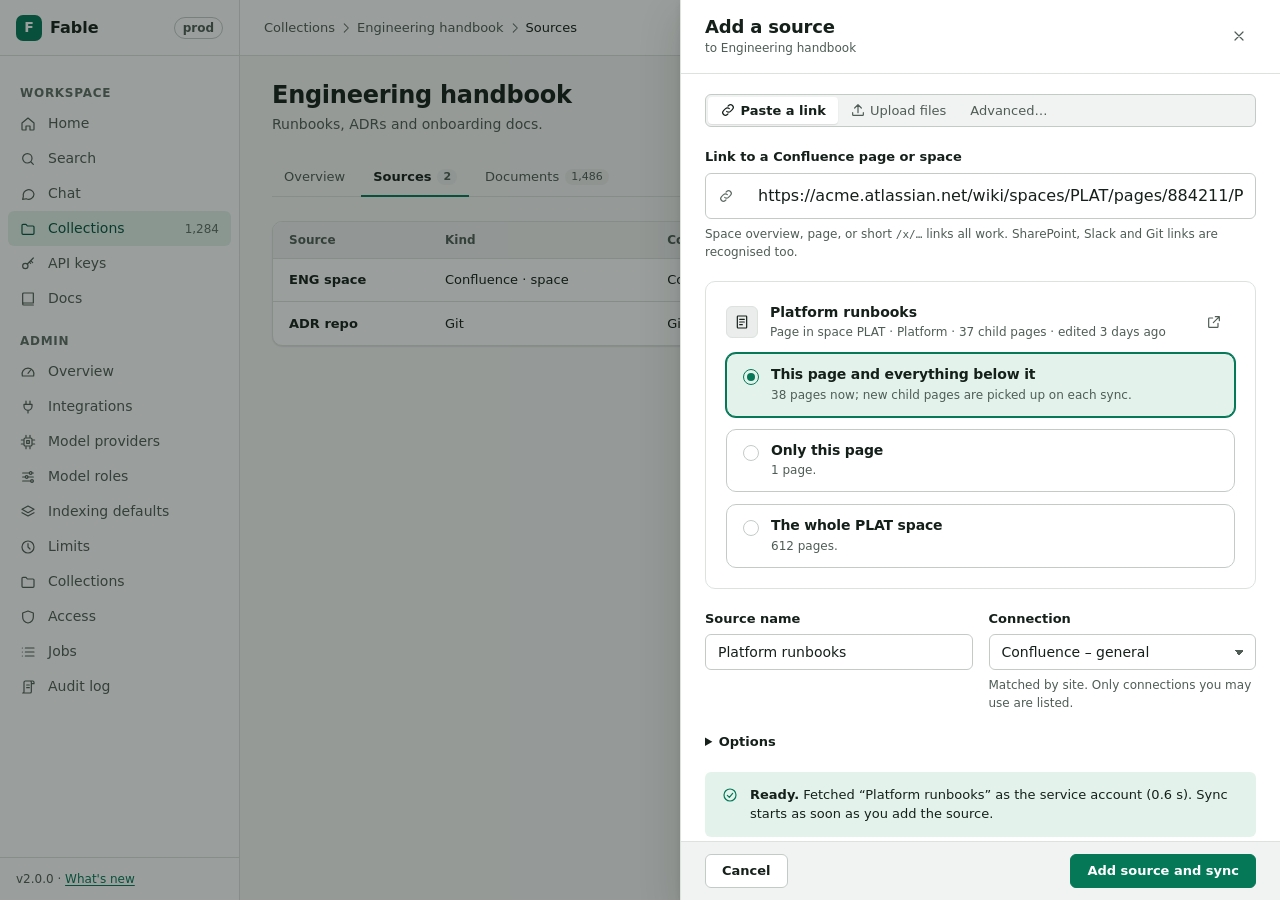
<file: docs/design/source-confluence.html>
<!doctype html>
<html lang="en">
<head>
<meta charset="utf-8">
<meta name="viewport" content="width=device-width, initial-scale=1">
<title>Add Confluence source · Fable (mockup)</title>
<link rel="stylesheet" href="assets/fable.css">
<script src="assets/shell.js"></script>
<style>
  .states { display: grid; grid-template-columns: 1fr; gap: var(--sp-3); }
  .drawer { width: 600px; }
</style>
</head>
<body data-nav="collections" data-crumbs="Collections|Engineering handbook|Sources">
<main class="page">
  <div class="page-head">
    <div><h1>Engineering handbook</h1><p class="lede">Runbooks, ADRs and onboarding docs.</p></div>
  </div>
  <nav class="tabs" role="tablist">
    <a href="collection-detail.html" role="tab" aria-selected="false">Overview</a>
    <a href="#" role="tab" aria-selected="true">Sources <span class="count">2</span></a>
    <a href="#" role="tab" aria-selected="false">Documents <span class="count">1,486</span></a>
  </nav>
  <div class="table-wrap">
    <table class="data">
      <thead><tr><th>Source</th><th>Kind</th><th>Connection</th><th class="right">Documents</th><th>Last sync</th></tr></thead>
      <tbody>
        <tr><td><a class="cell-title" href="#">ENG space</a></td><td>Confluence · space</td><td>Confluence – general</td><td class="right num">1,240</td><td><span class="pill pill-ok"><i data-icon="check"></i>18 min ago</span></td></tr>
        <tr><td><a class="cell-title" href="#">ADR repo</a></td><td>Git</td><td>GitHub – docs bot</td><td class="right num">246</td><td><span class="pill pill-ok"><i data-icon="check"></i>1 h ago</span></td></tr>
      </tbody>
    </table>
  </div>
</main>

<div class="scrim" aria-hidden="true"></div>
<aside class="drawer" role="dialog" aria-modal="true" aria-labelledby="drawer-title">
  <div class="drawer-head">
    <div><h2 id="drawer-title" style="font-size:18px">Add a source</h2><div class="xs muted">to Engineering handbook</div></div>
    <div class="spacer"></div>
    <button class="btn btn-ghost btn-icon" aria-label="Close"><i data-icon="x"></i></button>
  </div>
  <div class="drawer-body">
    <div class="segmented" role="group" aria-label="How to add">
      <button type="button" aria-pressed="true"><i data-icon="link"></i> Paste a link</button>
      <button type="button" aria-pressed="false"><i data-icon="upload"></i> Upload files</button>
      <button type="button" aria-pressed="false">Advanced…</button>
    </div>

    <div class="field">
      <label class="label" for="link">Link to a Confluence page or space</label>
      <div class="input-group"><span class="addon"><i data-icon="link"></i></span><input class="input input-lg" id="link" value="https://acme.atlassian.net/wiki/spaces/PLAT/pages/884211/Platform+runbooks"></div>
      <span class="help">Space overview, page, or short <span class="mono">/x/…</span> links all work. SharePoint, Slack and Git links are recognised too.</span>
    </div>

    <div class="card" style="box-shadow:none" aria-live="polite">
      <div class="card-body stack-3">
        <div class="row-3">
          <span class="logo"><i data-icon="page"></i></span>
          <div>
            <strong>Platform runbooks</strong>
            <div class="xs muted">Page in space PLAT · Platform · 37 child pages · edited 3 days ago</div>
          </div>
          <span class="spacer"></span>
          <a class="btn btn-ghost btn-sm" href="#" aria-label="Open in Confluence"><i data-icon="external"></i></a>
        </div>
        <fieldset class="choice-cards" style="border:0;padding:0;margin:0">
          <legend class="sr-only">What to index</legend>
          <div class="choice on" role="radio" aria-checked="true" tabindex="0"><span class="radio on"></span><div><h4>This page and everything below it</h4><p class="xs muted">38 pages now; new child pages are picked up on each sync.</p></div></div>
          <div class="choice" role="radio" aria-checked="false" tabindex="-1"><span class="radio"></span><div><h4>Only this page</h4><p class="xs muted">1 page.</p></div></div>
          <div class="choice" role="radio" aria-checked="false" tabindex="-1"><span class="radio"></span><div><h4>The whole PLAT space</h4><p class="xs muted">612 pages.</p></div></div>
        </fieldset>
      </div>
    </div>

    <div class="grid-2">
      <div class="field"><label class="label" for="s-name">Source name</label><input class="input" id="s-name" value="Platform runbooks"></div>
      <div class="field">
        <label class="label" for="s-conn">Connection</label>
        <select class="select" id="s-conn"><option>Confluence – general</option></select>
        <span class="help">Matched by site. Only connections you may use are listed.</span>
      </div>
    </div>

    <details>
      <summary class="small" style="cursor:pointer;font-weight:550">Options</summary>
      <div class="stack-3" style="margin-top:var(--sp-3)">
        <div class="field"><label class="label" for="s-limit">Page limit <span class="opt">optional</span></label><input class="input num" id="s-limit" placeholder="No limit"></div>
        <div class="field"><label class="label" for="s-sched">Sync schedule</label><select class="select" id="s-sched"><option>Every hour (collection default)</option></select></div>
      </div>
    </details>

    <div class="callout callout-ok" role="status">
      <i data-icon="okc"></i>
      <div><strong>Ready.</strong> Fetched “Platform runbooks” as the service account (0.6 s). Sync starts as soon as you add the source.</div>
    </div>

    <div>
      <div class="section-title" style="margin-bottom:var(--sp-2)">Other states (design reference)</div>
      <div class="states">
        <div class="callout callout-danger"><i data-icon="error"></i><div><strong>That doesn’t look like a Confluence page or space link.</strong> Copy the address from your browser while viewing the page.</div></div>
        <div class="callout callout-danger"><i data-icon="lock"></i><div><strong>The service account can’t see this page.</strong> Ask a Confluence admin to grant “Confluence – general” access to space HR, or pick another connection.</div></div>
        <div class="callout callout-warn"><i data-icon="alert"></i><div><strong>No connection you can use covers globex.atlassian.net.</strong> Ask an admin to add one. <a href="#">Copy request</a></div></div>
        <div class="callout"><i data-icon="refresh" class="spin"></i><div>Checking the link…</div></div>
      </div>
    </div>
  </div>
  <div class="drawer-foot">
    <button class="btn" type="button">Cancel</button>
    <div class="spacer"></div>
    <button class="btn btn-primary" type="button">Add source and sync</button>
  </div>
</aside>
</body>
</html>
</file>
<file: docs/design/assets/fable.css>
/*
 * Fable portal — design tokens + component styles used by the static mockups
 * in docs/design/. This file is the reference the Svelte implementation (ui/)
 * ports into its own token/stylesheet layer; values here are the source of truth
 * until that exists. See docs/design/design-system.md.
 *
 * Theme: light by default (UX-1). Dark is applied with [data-theme="dark"] on
 * <html>; assets/shell.js picks it from ?theme=, localStorage or
 * prefers-color-scheme.
 */

/* ------------------------------------------------------------------ tokens */
:root {
  color-scheme: light;

  /* surfaces */
  --bg: #f6f7f6;
  --surface: #ffffff;
  --surface-2: #f1f3f2;
  --surface-sunken: #eaedeb;
  --overlay: rgba(16, 24, 20, 0.42);

  /* lines */
  --border: #dde2df;
  --border-strong: #c3cbc7;

  /* text */
  --text: #15201b;
  --text-muted: #4f5d56;
  --text-faint: #5f6d66;
  --text-on-accent: #ffffff;

  /* brand / interactive */
  --accent: #047857;
  --accent-hover: #065f46;
  --accent-soft: #e3f3ec;
  --accent-soft-text: #05543d;
  --focus: #2563eb;

  /* status (always paired with an icon + label, never colour alone) */
  --ok: #047857;
  --ok-soft: #e3f3ec;
  --info: #1d4ed8;
  --info-soft: #e7eefe;
  --warn: #8a4b07;
  --warn-soft: #fdf2d8;
  --warn-border: #ecc56a;
  --danger: #b42318;
  --danger-soft: #fdecea;
  --neutral-soft: #eceeed;

  /* chart (single-series + grid) */
  --chart-1: #047857;
  --chart-grid: #e3e7e5;

  /* type */
  --font: "Inter", "Segoe UI", system-ui, -apple-system, sans-serif;
  --mono: "JetBrains Mono", "SFMono-Regular", ui-monospace, Menlo, monospace;
  --fs-xs: 12px;
  --fs-sm: 13px;
  --fs-md: 14px;
  --fs-lg: 16px;
  --fs-xl: 20px;
  --fs-2xl: 24px;
  --fs-3xl: 30px;
  --lh: 1.5;

  /* spacing (4-pt grid) */
  --sp-1: 4px;
  --sp-2: 8px;
  --sp-3: 12px;
  --sp-4: 16px;
  --sp-5: 20px;
  --sp-6: 24px;
  --sp-8: 32px;
  --sp-10: 40px;

  /* shape + elevation */
  --r-sm: 4px;
  --r-md: 6px;
  --r-lg: 10px;
  --r-xl: 14px;
  --shadow-1: 0 1px 2px rgba(16, 24, 20, 0.06), 0 1px 1px rgba(16, 24, 20, 0.04);
  --shadow-2: 0 4px 12px rgba(16, 24, 20, 0.08), 0 1px 3px rgba(16, 24, 20, 0.06);
  --shadow-3: 0 16px 40px rgba(16, 24, 20, 0.16), 0 2px 6px rgba(16, 24, 20, 0.08);

  /* layout */
  --sidebar-w: 240px;
  --topbar-h: 56px;
}

[data-theme="dark"] {
  color-scheme: dark;

  --bg: #0d1311;
  --surface: #141b18;
  --surface-2: #1a231f;
  --surface-sunken: #0a0f0d;
  --overlay: rgba(0, 0, 0, 0.6);

  --border: #26322d;
  --border-strong: #3a4842;

  --text: #e4ece8;
  --text-muted: #a9b8b1;
  --text-faint: #8e9d96;
  --text-on-accent: #04261b;

  --accent: #34d399;
  --accent-hover: #6ee7b7;
  --accent-soft: #12332a;
  --accent-soft-text: #8ff0c8;
  --focus: #7cb4ff;

  --ok: #34d399;
  --ok-soft: #12332a;
  --info: #8ab8ff;
  --info-soft: #172a45;
  --warn: #f5c063;
  --warn-soft: #3a2a0c;
  --warn-border: #6d521c;
  --danger: #ff8f86;
  --danger-soft: #3d1715;
  --neutral-soft: #222c28;

  --chart-1: #34d399;
  --chart-grid: #26322d;

  --shadow-1: 0 1px 2px rgba(0, 0, 0, 0.4);
  --shadow-2: 0 4px 12px rgba(0, 0, 0, 0.45);
  --shadow-3: 0 16px 40px rgba(0, 0, 0, 0.6);
}

/* -------------------------------------------------------------------- base */
* { box-sizing: border-box; }
[hidden] { display: none !important; }
html, body { margin: 0; }
body {
  background: var(--bg);
  color: var(--text);
  font-family: var(--font);
  font-size: var(--fs-md);
  line-height: var(--lh);
  -webkit-font-smoothing: antialiased;
}
h1, h2, h3, h4 { margin: 0; letter-spacing: -0.011em; line-height: 1.25; }
h1 { font-size: var(--fs-2xl); font-weight: 650; }
h2 { font-size: var(--fs-xl); font-weight: 650; }
h3 { font-size: var(--fs-lg); font-weight: 600; }
h4 { font-size: var(--fs-md); font-weight: 600; }
p { margin: 0; }
a { color: var(--accent); text-decoration: underline; text-underline-offset: 2px; text-decoration-thickness: 1px; }
a:hover { color: var(--accent-hover); }
code, .mono { font-family: var(--mono); font-size: 0.92em; }
.muted { color: var(--text-muted); }
.faint { color: var(--text-faint); }
.small { font-size: var(--fs-sm); }
.xs { font-size: var(--fs-xs); }
.num { font-variant-numeric: tabular-nums; }
.sr-only {
  position: absolute; width: 1px; height: 1px; padding: 0; margin: -1px;
  overflow: hidden; clip: rect(0, 0, 0, 0); white-space: nowrap; border: 0;
}
:focus-visible { outline: 2px solid var(--focus); outline-offset: 2px; border-radius: var(--r-sm); }
.icon { width: 16px; height: 16px; flex: none; display: inline-block; vertical-align: -3px; }
.icon-lg { width: 20px; height: 20px; }

/* utility layout */
.row { display: flex; align-items: center; gap: var(--sp-2); }
.row-3 { display: flex; align-items: center; gap: var(--sp-3); }
.row-4 { display: flex; align-items: center; gap: var(--sp-4); }
.wrap { flex-wrap: wrap; }
.col { display: flex; flex-direction: column; gap: var(--sp-2); }
.stack-3 { display: flex; flex-direction: column; gap: var(--sp-3); }
.stack-4 { display: flex; flex-direction: column; gap: var(--sp-4); }
.stack-6 { display: flex; flex-direction: column; gap: var(--sp-6); }
.spacer { flex: 1; }
.grid-2 { display: grid; grid-template-columns: 1fr 1fr; gap: var(--sp-4); }
.grid-3 { display: grid; grid-template-columns: repeat(3, 1fr); gap: var(--sp-4); }
.grid-4 { display: grid; grid-template-columns: repeat(4, 1fr); gap: var(--sp-4); }
.divider { height: 1px; background: var(--border); border: 0; margin: var(--sp-4) 0; }

/* ------------------------------------------------------------------- shell */
.app { display: grid; grid-template-columns: var(--sidebar-w) 1fr; min-height: 100vh; }
.sidebar {
  background: var(--surface); border-right: 1px solid var(--border);
  display: flex; flex-direction: column; position: sticky; top: 0; height: 100vh;
}
.brand {
  height: var(--topbar-h); display: flex; align-items: center; gap: var(--sp-2);
  padding: 0 var(--sp-4); font-weight: 700; font-size: var(--fs-lg); border-bottom: 1px solid var(--border);
}
.brand-mark {
  width: 26px; height: 26px; border-radius: 7px; background: var(--accent); color: var(--text-on-accent);
  display: grid; place-items: center; font-size: 14px; font-weight: 800;
}
.brand .env { margin-left: auto; }
.nav { padding: var(--sp-3) var(--sp-2); overflow-y: auto; flex: 1; }
.nav-section {
  font-size: var(--fs-xs); font-weight: 600; text-transform: uppercase; letter-spacing: 0.06em;
  color: var(--text-faint); padding: var(--sp-4) var(--sp-3) var(--sp-1);
}
.nav a {
  display: flex; align-items: center; gap: var(--sp-3); padding: 7px var(--sp-3); border-radius: var(--r-md);
  color: var(--text-muted); text-decoration: none; font-weight: 500;
}
.nav a:hover { background: var(--surface-2); color: var(--text); }
.nav a[aria-current="page"] { background: var(--accent-soft); color: var(--accent-soft-text); }
.nav a .count { margin-left: auto; font-size: var(--fs-xs); }
.sidebar-foot { border-top: 1px solid var(--border); padding: var(--sp-3) var(--sp-4); }

.main { min-width: 0; display: flex; flex-direction: column; }
.topbar {
  height: var(--topbar-h); background: var(--surface); border-bottom: 1px solid var(--border);
  display: flex; align-items: center; gap: var(--sp-4); padding: 0 var(--sp-6); position: sticky; top: 0; z-index: 10;
}
.crumbs { display: flex; align-items: center; gap: var(--sp-1); color: var(--text-muted); font-size: var(--fs-sm); }
.crumbs a { color: var(--text-muted); text-decoration: none; }
.crumbs a:hover { color: var(--text); text-decoration: underline; }
.crumbs [aria-current="page"] { color: var(--text); font-weight: 500; }
.crumbs .icon { width: 14px; height: 14px; color: var(--text-faint); }
.cmdk {
  display: flex; align-items: center; gap: var(--sp-2); width: 340px; height: 34px; padding: 0 var(--sp-3);
  border: 1px solid var(--border); border-radius: var(--r-md); background: var(--surface-2); color: var(--text-faint);
  font: inherit; font-size: var(--fs-sm); cursor: text;
}
.kbd {
  font-family: var(--mono); font-size: 11px; padding: 1px 5px; border: 1px solid var(--border-strong);
  border-bottom-width: 2px; border-radius: var(--r-sm); color: var(--text-muted); background: var(--surface);
}
.cmdk .kbd { margin-left: auto; }
.user { display: flex; align-items: center; gap: var(--sp-2); font-size: var(--fs-sm); }
.avatar {
  width: 30px; height: 30px; border-radius: 50%; background: var(--info-soft); color: var(--info);
  display: grid; place-items: center; font-weight: 650; font-size: 12px; flex: none;
}
.page { padding: var(--sp-6) var(--sp-8) var(--sp-10); max-width: 1400px; width: 100%; }
.page-narrow { max-width: 1040px; }
.page-head { display: flex; align-items: flex-start; gap: var(--sp-4); margin-bottom: var(--sp-6); }
.page-head .lede { color: var(--text-muted); margin-top: var(--sp-1); }

/* --------------------------------------------------------------- controls */
.btn {
  display: inline-flex; align-items: center; justify-content: center; gap: var(--sp-2);
  height: 34px; padding: 0 var(--sp-4); border-radius: var(--r-md); font: inherit; font-weight: 550;
  font-size: var(--fs-sm); cursor: pointer; border: 1px solid var(--border-strong);
  background: var(--surface); color: var(--text); white-space: nowrap; text-decoration: none;
}
.btn:hover { background: var(--surface-2); color: var(--text); }
.btn-primary { background: var(--accent); border-color: var(--accent); color: var(--text-on-accent); }
.btn-primary:hover { background: var(--accent-hover); border-color: var(--accent-hover); color: var(--text-on-accent); }
.btn-ghost { background: transparent; border-color: transparent; color: var(--text-muted); }
.btn-ghost:hover { background: var(--surface-2); }
.btn-danger { color: var(--danger); border-color: var(--border-strong); }
.btn-danger-solid { background: var(--danger); border-color: var(--danger); color: #fff; }
[data-theme="dark"] .btn-danger-solid { color: #2b0b09; }
.btn-sm { height: 28px; padding: 0 var(--sp-3); font-size: var(--fs-xs); }
.btn-lg { height: 40px; padding: 0 var(--sp-5); font-size: var(--fs-md); }
.btn-icon { width: 34px; padding: 0; }
.btn-sm.btn-icon { width: 28px; }
.btn[disabled], .btn[aria-disabled="true"] { opacity: 0.5; cursor: not-allowed; }

.field { display: flex; flex-direction: column; gap: 6px; }
.label { font-weight: 550; font-size: var(--fs-sm); display: flex; align-items: center; gap: var(--sp-2); }
.label .opt { font-weight: 400; color: var(--text-faint); }
.help { font-size: var(--fs-xs); color: var(--text-muted); }
.error-text { font-size: var(--fs-xs); color: var(--danger); display: flex; gap: var(--sp-1); align-items: center; }
.input, .select, .textarea {
  width: 100%; height: 36px; padding: 0 var(--sp-3); border: 1px solid var(--border-strong); border-radius: var(--r-md);
  background: var(--surface); color: var(--text); font: inherit; font-size: var(--fs-md);
}
.textarea { height: auto; min-height: 88px; padding: var(--sp-2) var(--sp-3); line-height: 1.5; resize: vertical; }
.input::placeholder, .textarea::placeholder { color: var(--text-faint); }
.input[aria-invalid="true"] { border-color: var(--danger); box-shadow: 0 0 0 3px var(--danger-soft); }
.input-lg { height: 44px; font-size: var(--fs-lg); }
.input-group { display: flex; align-items: center; border: 1px solid var(--border-strong); border-radius: var(--r-md); background: var(--surface); }
.input-group .input { border: 0; background: transparent; }
.input-group .addon { padding: 0 var(--sp-3); color: var(--text-faint); display: flex; align-items: center; }
.select { appearance: none; padding-right: 32px; background-image: linear-gradient(45deg, transparent 50%, var(--text-muted) 50%), linear-gradient(135deg, var(--text-muted) 50%, transparent 50%); background-position: calc(100% - 16px) 15px, calc(100% - 11px) 15px; background-size: 5px 5px; background-repeat: no-repeat; }
.secret {
  display: flex; align-items: center; gap: var(--sp-3); height: 36px; padding: 0 var(--sp-3);
  border: 1px dashed var(--border-strong); border-radius: var(--r-md); background: var(--surface-2); font-size: var(--fs-sm);
}

.switch { display: inline-flex; align-items: center; gap: var(--sp-2); cursor: pointer; font-size: var(--fs-sm); }
.switch .track {
  width: 34px; height: 20px; border-radius: 10px; background: var(--border-strong); position: relative; flex: none;
}
.switch .track::after {
  content: ""; position: absolute; top: 2px; left: 2px; width: 16px; height: 16px; border-radius: 50%; background: #fff;
  box-shadow: var(--shadow-1);
}
.switch[aria-checked="true"] .track { background: var(--accent); }
.switch[aria-checked="true"] .track::after { left: 16px; }
[data-theme="dark"] .switch[aria-checked="true"] .track::after { background: var(--text-on-accent); }

.check { display: inline-flex; align-items: center; gap: var(--sp-2); font-size: var(--fs-sm); }
.box {
  width: 16px; height: 16px; border: 1.5px solid var(--border-strong); border-radius: 4px; background: var(--surface);
  display: grid; place-items: center; flex: none;
}
.box.on { background: var(--accent); border-color: var(--accent); color: var(--text-on-accent); }
.box.mixed { background: var(--accent); border-color: var(--accent); }
.box.mixed::after { content: ""; width: 8px; height: 2px; background: var(--text-on-accent); }
.box .icon { width: 12px; height: 12px; }
.radio { width: 16px; height: 16px; border: 1.5px solid var(--border-strong); border-radius: 50%; flex: none; display: grid; place-items: center; }
.radio.on { border-color: var(--accent); }
.radio.on::after { content: ""; width: 8px; height: 8px; border-radius: 50%; background: var(--accent); }

.choice-cards { display: grid; gap: var(--sp-3); }
.choice {
  border: 1px solid var(--border-strong); border-radius: var(--r-lg); padding: var(--sp-3) var(--sp-4); display: flex;
  gap: var(--sp-3); align-items: flex-start; background: var(--surface); cursor: pointer;
}
.choice.on { border-color: var(--accent); box-shadow: 0 0 0 1px var(--accent); background: var(--accent-soft); }
.choice .radio { margin-top: 3px; }
.choice h4 { margin-bottom: 2px; }

.segmented { display: inline-flex; border: 1px solid var(--border-strong); border-radius: var(--r-md); padding: 2px; background: var(--surface-2); }
.segmented button {
  border: 0; background: transparent; font: inherit; font-size: var(--fs-sm); padding: 4px 12px; border-radius: 4px; color: var(--text-muted); cursor: pointer;
}
.segmented button[aria-pressed="true"] { background: var(--surface); color: var(--text); box-shadow: var(--shadow-1); font-weight: 550; }

.slider { display: flex; align-items: center; gap: var(--sp-3); }
.slider .rail { flex: 1; height: 4px; background: var(--surface-sunken); border-radius: 2px; position: relative; }
.slider .fill { position: absolute; left: 0; top: 0; bottom: 0; background: var(--accent); border-radius: 2px; }
.slider .thumb { position: absolute; top: 50%; width: 16px; height: 16px; margin: -8px 0 0 -8px; border-radius: 50%; background: var(--surface); border: 2px solid var(--accent); box-shadow: var(--shadow-1); }
.slider .input { width: 88px; }

/* ---------------------------------------------------------------- display */
.card { background: var(--surface); border: 1px solid var(--border); border-radius: var(--r-lg); box-shadow: var(--shadow-1); }
.card-pad { padding: var(--sp-5); }
.card-head { display: flex; align-items: center; gap: var(--sp-3); padding: var(--sp-4) var(--sp-5); border-bottom: 1px solid var(--border); }
.card-body { padding: var(--sp-5); }
.card-foot { display: flex; align-items: center; gap: var(--sp-2); padding: var(--sp-3) var(--sp-5); border-top: 1px solid var(--border); background: var(--surface-2); border-radius: 0 0 var(--r-lg) var(--r-lg); }
.section-title { font-size: var(--fs-xs); text-transform: uppercase; letter-spacing: 0.06em; color: var(--text-faint); font-weight: 600; }

.pill {
  display: inline-flex; align-items: center; gap: 5px; height: 22px; padding: 0 8px; border-radius: 11px;
  font-size: var(--fs-xs); font-weight: 550; background: var(--neutral-soft); color: var(--text-muted); white-space: nowrap;
}
.pill .icon { width: 12px; height: 12px; }
.pill-ok { background: var(--ok-soft); color: var(--accent-soft-text); }
.pill-info { background: var(--info-soft); color: var(--info); }
.pill-warn { background: var(--warn-soft); color: var(--warn); }
.pill-danger { background: var(--danger-soft); color: var(--danger); }
.pill-outline { background: transparent; border: 1px solid var(--border-strong); }
.dot { width: 8px; height: 8px; border-radius: 50%; background: currentColor; flex: none; }
.spin { animation: spin 1.1s linear infinite; }
@keyframes spin { to { transform: rotate(360deg); } }

.tag {
  display: inline-flex; align-items: center; gap: 4px; height: 26px; padding: 0 6px 0 10px; border-radius: 13px;
  background: var(--surface-2); border: 1px solid var(--border); font-size: var(--fs-sm);
}
.tag button { border: 0; background: none; color: var(--text-faint); cursor: pointer; padding: 2px; display: grid; place-items: center; border-radius: 50%; }
.tag button:hover { background: var(--surface-sunken); color: var(--text); }
.tag .icon { width: 12px; height: 12px; }

.callout {
  display: flex; gap: var(--sp-3); padding: var(--sp-3) var(--sp-4); border-radius: var(--r-md);
  border: 1px solid var(--border); background: var(--surface-2); font-size: var(--fs-sm);
}
.callout > .icon { margin-top: 2px; }
.callout-info { background: var(--info-soft); border-color: transparent; }
.callout-info > .icon { color: var(--info); }
.callout-warn { background: var(--warn-soft); border-color: var(--warn-border); }
.callout-warn > .icon { color: var(--warn); }
.callout-danger { background: var(--danger-soft); border-color: transparent; }
.callout-danger > .icon { color: var(--danger); }
.callout-ok { background: var(--ok-soft); border-color: transparent; }
.callout-ok > .icon { color: var(--ok); }

.banner {
  display: flex; align-items: center; gap: var(--sp-3); padding: var(--sp-2) var(--sp-6);
  background: var(--warn-soft); color: var(--text); border-bottom: 1px solid var(--warn-border); font-size: var(--fs-sm);
}
.banner > .icon { color: var(--warn); }

.tabs { display: flex; gap: var(--sp-1); border-bottom: 1px solid var(--border); margin-bottom: var(--sp-6); }
.tabs a {
  padding: var(--sp-2) var(--sp-3); color: var(--text-muted); text-decoration: none; font-weight: 500; font-size: var(--fs-sm);
  border-bottom: 2px solid transparent; margin-bottom: -1px; display: flex; gap: 6px; align-items: center;
}
.tabs a:hover { color: var(--text); }
.tabs a[aria-selected="true"], .tabs a[aria-current="page"] { color: var(--text); border-bottom-color: var(--accent); font-weight: 600; }
.tabs .count { font-size: 11px; background: var(--neutral-soft); color: var(--text-muted); border-radius: 8px; padding: 0 6px; }

.kv { display: grid; grid-template-columns: max-content 1fr; gap: 6px var(--sp-5); font-size: var(--fs-sm); }
.kv dt { color: var(--text-muted); }
.kv dd { margin: 0; }

.progress { height: 6px; background: var(--surface-sunken); border-radius: 3px; overflow: hidden; }
.progress > span { display: block; height: 100%; background: var(--accent); border-radius: 3px; }
.progress-warn > span { background: var(--warn); }

.skeleton { background: linear-gradient(90deg, var(--surface-2), var(--surface-sunken), var(--surface-2)); border-radius: var(--r-sm); height: 12px; }

.metric { padding: var(--sp-4) var(--sp-5); }
.metric .label { color: var(--text-muted); font-weight: 500; font-size: var(--fs-xs); text-transform: uppercase; letter-spacing: 0.05em; }
.metric .value { font-size: var(--fs-3xl); font-weight: 650; letter-spacing: -0.02em; font-variant-numeric: tabular-nums; line-height: 1.15; margin-top: var(--sp-1); }
.metric .sub { font-size: var(--fs-xs); color: var(--text-muted); margin-top: 2px; }
.delta-up { color: var(--ok); font-weight: 600; }
.delta-down { color: var(--danger); font-weight: 600; }

.codeblock {
  font-family: var(--mono); font-size: 12.5px; line-height: 1.6; background: var(--surface-sunken); border: 1px solid var(--border);
  border-radius: var(--r-md); padding: var(--sp-3) var(--sp-4); white-space: pre-wrap; color: var(--text); margin: 0;
}
.codeblock .hl { background: var(--accent-soft); color: var(--accent-soft-text); border-radius: 2px; }
.codeblock .dim { color: var(--text-faint); }

.steps-list { list-style: none; padding: 0; margin: 0; display: flex; flex-direction: column; gap: var(--sp-2); }
.steps-list li { display: flex; gap: var(--sp-2); align-items: center; font-size: var(--fs-sm); }

/* ------------------------------------------------------------------ table */
.table-wrap { background: var(--surface); border: 1px solid var(--border); border-radius: var(--r-lg); box-shadow: var(--shadow-1); overflow: hidden; }
.toolbar { display: flex; align-items: center; gap: var(--sp-2); padding: var(--sp-3) var(--sp-4); border-bottom: 1px solid var(--border); flex-wrap: wrap; }
.toolbar .search { width: 280px; }
.filter-btn {
  display: inline-flex; align-items: center; gap: 6px; height: 30px; padding: 0 10px; border: 1px dashed var(--border-strong);
  border-radius: var(--r-md); background: var(--surface); color: var(--text-muted); font: inherit; font-size: var(--fs-sm); cursor: pointer;
}
.filter-btn.active { border-style: solid; color: var(--text); background: var(--surface-2); }
.filter-btn .val { color: var(--accent-soft-text); font-weight: 600; }
.bulkbar {
  display: flex; align-items: center; gap: var(--sp-3); padding: var(--sp-2) var(--sp-4); background: var(--accent-soft);
  border-bottom: 1px solid var(--border); font-size: var(--fs-sm); color: var(--accent-soft-text);
}
table.data { width: 100%; border-collapse: separate; border-spacing: 0; font-size: var(--fs-sm); }
table.data th {
  position: sticky; top: 0; background: var(--surface-2); text-align: left; font-weight: 600; color: var(--text-muted);
  font-size: var(--fs-xs); padding: 9px var(--sp-4); border-bottom: 1px solid var(--border); white-space: nowrap;
}
table.data th .sort { display: inline-flex; align-items: center; gap: 4px; }
table.data th[aria-sort] { color: var(--text); }
table.data td { padding: 10px var(--sp-4); border-bottom: 1px solid var(--border); vertical-align: middle; }
table.data tr:last-child td { border-bottom: 0; }
table.data tbody tr:hover td { background: var(--surface-2); }
table.data tr.selected td { background: var(--accent-soft); }
table.data .w-check { width: 40px; padding-right: 0; }
table.data .right { text-align: right; }
table.data .actions { width: 48px; text-align: right; }
.cell-title { font-weight: 550; color: var(--text); text-decoration: none; }
.cell-title:hover { text-decoration: underline; color: var(--text); }
.pager { display: flex; align-items: center; gap: var(--sp-3); padding: var(--sp-3) var(--sp-4); border-top: 1px solid var(--border); font-size: var(--fs-sm); color: var(--text-muted); }
.pager .select { width: auto; height: 30px; font-size: var(--fs-sm); }

/* ------------------------------------------------------ overlays (static) */
.drawer {
  position: fixed; top: 0; right: 0; bottom: 0; width: 560px; background: var(--surface); border-left: 1px solid var(--border);
  box-shadow: var(--shadow-3); display: flex; flex-direction: column; z-index: 40;
}
.drawer-head { display: flex; align-items: center; gap: var(--sp-3); padding: var(--sp-4) var(--sp-6); border-bottom: 1px solid var(--border); }
.drawer-body { padding: var(--sp-5) var(--sp-6); overflow-y: auto; flex: 1; display: flex; flex-direction: column; gap: var(--sp-5); }
.drawer-foot { display: flex; gap: var(--sp-2); padding: var(--sp-3) var(--sp-6); border-top: 1px solid var(--border); background: var(--surface-2); }
.scrim { position: fixed; inset: 0; background: var(--overlay); z-index: 30; }
.popover {
  position: absolute; background: var(--surface); border: 1px solid var(--border); border-radius: var(--r-lg);
  box-shadow: var(--shadow-3); z-index: 20;
}
.menu-item { display: flex; align-items: center; gap: var(--sp-2); padding: 7px var(--sp-3); font-size: var(--fs-sm); border-radius: var(--r-md); }
.menu-item.active { background: var(--surface-2); }
.menu-group { font-size: 11px; text-transform: uppercase; letter-spacing: 0.06em; color: var(--text-faint); font-weight: 600; padding: var(--sp-2) var(--sp-3) 2px; }
.toast {
  position: fixed; right: var(--sp-6); bottom: var(--sp-6); width: 380px; background: var(--surface); border: 1px solid var(--border);
  border-radius: var(--r-lg); box-shadow: var(--shadow-3); padding: var(--sp-3) var(--sp-4); display: flex; gap: var(--sp-3); z-index: 50; font-size: var(--fs-sm);
}
.tooltip {
  position: absolute; background: var(--text); color: var(--surface); font-size: var(--fs-xs); padding: 6px 8px; border-radius: var(--r-md);
  box-shadow: var(--shadow-2); white-space: nowrap; pointer-events: none;
}

/* ---------------------------------------------------------------- wizard */
.wizard { min-height: 100vh; display: grid; grid-template-columns: 320px 1fr; }
.wizard-rail { background: var(--surface); border-right: 1px solid var(--border); padding: var(--sp-6); display: flex; flex-direction: column; gap: var(--sp-6); }
.wizard-main { padding: var(--sp-10) var(--sp-10); display: flex; justify-content: center; }
.wizard-panel { width: 100%; max-width: 720px; }
.stepper { list-style: none; margin: 0; padding: 0; display: flex; flex-direction: column; }
.stepper li { display: grid; grid-template-columns: 28px 1fr; gap: var(--sp-3); position: relative; padding-bottom: var(--sp-5); }
.stepper li:not(:last-child)::before { content: ""; position: absolute; left: 13px; top: 30px; bottom: 2px; width: 2px; background: var(--border); }
.stepper li.done:not(:last-child)::before { background: var(--accent); }
.stepper .bullet {
  width: 28px; height: 28px; border-radius: 50%; border: 2px solid var(--border-strong); display: grid; place-items: center;
  font-size: var(--fs-xs); font-weight: 650; color: var(--text-muted); background: var(--surface);
}
.stepper li.done .bullet { background: var(--accent); border-color: var(--accent); color: var(--text-on-accent); }
.stepper li.current .bullet { border-color: var(--accent); color: var(--accent); box-shadow: 0 0 0 4px var(--accent-soft); }
.stepper .s-title { font-weight: 600; font-size: var(--fs-sm); line-height: 28px; }
.stepper li:not(.done):not(.current) .s-title { color: var(--text-muted); }
.stepper .s-sub { font-size: var(--fs-xs); color: var(--text-muted); margin-top: -4px; }
.stepper a { color: inherit; text-decoration: none; }

.provider-grid { display: grid; grid-template-columns: repeat(3, 1fr); gap: var(--sp-3); }
.provider {
  border: 1px solid var(--border-strong); border-radius: var(--r-lg); padding: var(--sp-3) var(--sp-4); background: var(--surface);
  display: flex; gap: var(--sp-3); align-items: center; cursor: pointer;
}
.provider.on { border-color: var(--accent); box-shadow: 0 0 0 1px var(--accent); background: var(--accent-soft); }
.logo {
  width: 32px; height: 32px; border-radius: var(--r-md); display: grid; place-items: center; font-weight: 750; font-size: 13px; flex: none;
  background: var(--surface-sunken); color: var(--text); border: 1px solid var(--border);
}

/* --------------------------------------------------------- search & chat */
.picker {
  display: flex; align-items: center; flex-wrap: wrap; gap: 6px; min-height: 40px; padding: 4px 8px; border: 1px solid var(--border-strong);
  border-radius: var(--r-md); background: var(--surface);
}
.picker .input { border: 0; height: 30px; padding: 0 4px; width: 160px; flex: 1; background: transparent; }
.hit { padding: var(--sp-4) var(--sp-5); border-bottom: 1px solid var(--border); }
.hit:last-child { border-bottom: 0; }
.hit-title { font-weight: 600; font-size: var(--fs-md); color: var(--text); text-decoration: none; }
.hit-title:hover { text-decoration: underline; color: var(--text); }
.hit-path { font-size: var(--fs-xs); color: var(--text-muted); display: flex; gap: 4px; align-items: center; flex-wrap: wrap; }
.hit-context { font-size: var(--fs-xs); color: var(--text-muted); border-left: 2px solid var(--border-strong); padding-left: var(--sp-2); margin: var(--sp-2) 0; font-style: italic; }
.hit-text { font-size: var(--fs-sm); color: var(--text); }
.hit-text mark { background: var(--warn-soft); color: inherit; border-radius: 2px; padding: 0 1px; }
.score { font-family: var(--mono); font-size: var(--fs-xs); color: var(--text-faint); }
.facet { display: flex; flex-direction: column; gap: 4px; }
.facet .check { justify-content: flex-start; width: 100%; }
.facet .n { margin-left: auto; color: var(--text-faint); font-size: var(--fs-xs); font-variant-numeric: tabular-nums; }

.chat { display: grid; grid-template-columns: 1fr 360px; gap: 0; height: calc(100vh - var(--topbar-h)); }
.chat-thread { display: flex; flex-direction: column; min-width: 0; }
.chat-scroll { flex: 1; overflow-y: auto; padding: var(--sp-6) var(--sp-8); display: flex; flex-direction: column; gap: var(--sp-6); }
.msg { max-width: 760px; width: 100%; margin: 0 auto; display: flex; gap: var(--sp-3); }
.msg-body { flex: 1; min-width: 0; display: flex; flex-direction: column; gap: var(--sp-2); }
.msg-user .bubble { background: var(--surface-2); border: 1px solid var(--border); border-radius: var(--r-lg); padding: var(--sp-3) var(--sp-4); align-self: flex-start; }
.answer p + p { margin-top: var(--sp-3); }
.cite {
  display: inline-grid; place-items: center; min-width: 18px; height: 18px; padding: 0 4px; border-radius: 9px; background: var(--info-soft);
  color: var(--info); font-size: 11px; font-weight: 650; vertical-align: 1px; text-decoration: none;
}
.composer { border-top: 1px solid var(--border); padding: var(--sp-4) var(--sp-8); background: var(--surface); }
.composer-box { max-width: 760px; margin: 0 auto; border: 1px solid var(--border-strong); border-radius: var(--r-lg); background: var(--surface); box-shadow: var(--shadow-1); }
.composer-box .textarea { border: 0; min-height: 56px; resize: none; background: transparent; }
.chat-side { border-left: 1px solid var(--border); background: var(--surface); overflow-y: auto; padding: var(--sp-5); display: flex; flex-direction: column; gap: var(--sp-4); }
.source-card { border: 1px solid var(--border); border-radius: var(--r-md); padding: var(--sp-3); font-size: var(--fs-sm); display: flex; flex-direction: column; gap: 4px; }
.source-card.active { border-color: var(--info); box-shadow: 0 0 0 1px var(--info); }

/* ------------------------------------------------------- impact preview */
.impact { position: sticky; top: calc(var(--topbar-h) + var(--sp-6)); }
.impact-row { display: grid; grid-template-columns: 28px 1fr auto; gap: var(--sp-3); align-items: start; padding: var(--sp-3) 0; border-bottom: 1px solid var(--border); }
.impact-row:last-child { border-bottom: 0; }
.cost-badge { display: inline-flex; align-items: center; gap: 4px; font-size: var(--fs-xs); font-weight: 600; padding: 2px 8px; border-radius: 10px; }
.changed-dot { width: 6px; height: 6px; border-radius: 50%; background: var(--warn); display: inline-block; }
.form-section { padding: var(--sp-5); border-bottom: 1px solid var(--border); }
.form-section:last-child { border-bottom: 0; }
.form-section-head { display: flex; align-items: baseline; gap: var(--sp-3); margin-bottom: var(--sp-4); }

/* --------------------------------------------------------- eval / charts */
.chart { width: 100%; height: auto; display: block; }
.chart .grid line { stroke: var(--chart-grid); stroke-width: 1; }
.chart .axis text { fill: var(--text-muted); font-size: 11px; font-family: var(--font); }
.chart .series { fill: none; stroke: var(--chart-1); stroke-width: 2; stroke-linejoin: round; stroke-linecap: round; }
.chart .pt { fill: var(--chart-1); stroke: var(--surface); stroke-width: 2; }
.chart .crosshair { stroke: var(--border-strong); stroke-dasharray: 3 3; }
.diff-col { border: 1px solid var(--border); border-radius: var(--r-md); }
.diff-col ol { margin: 0; padding: var(--sp-2) var(--sp-3) var(--sp-2) var(--sp-8); font-size: var(--fs-sm); }
.diff-col li { padding: 3px 0; }
.diff-col li.expected { font-weight: 600; }
.rank-badge { font-family: var(--mono); font-size: 11px; padding: 1px 6px; border-radius: 4px; background: var(--neutral-soft); color: var(--text-muted); }

/* responsive (UX-6): tablet collapses the sidebar to icons */
@media (max-width: 1100px) {
  .app { grid-template-columns: 64px 1fr; }
  .nav-section, .nav a span, .brand .name, .brand .env, .sidebar-foot { display: none; }
  .cmdk { width: 220px; }
  .page { padding: var(--sp-5); }
}
</file>
